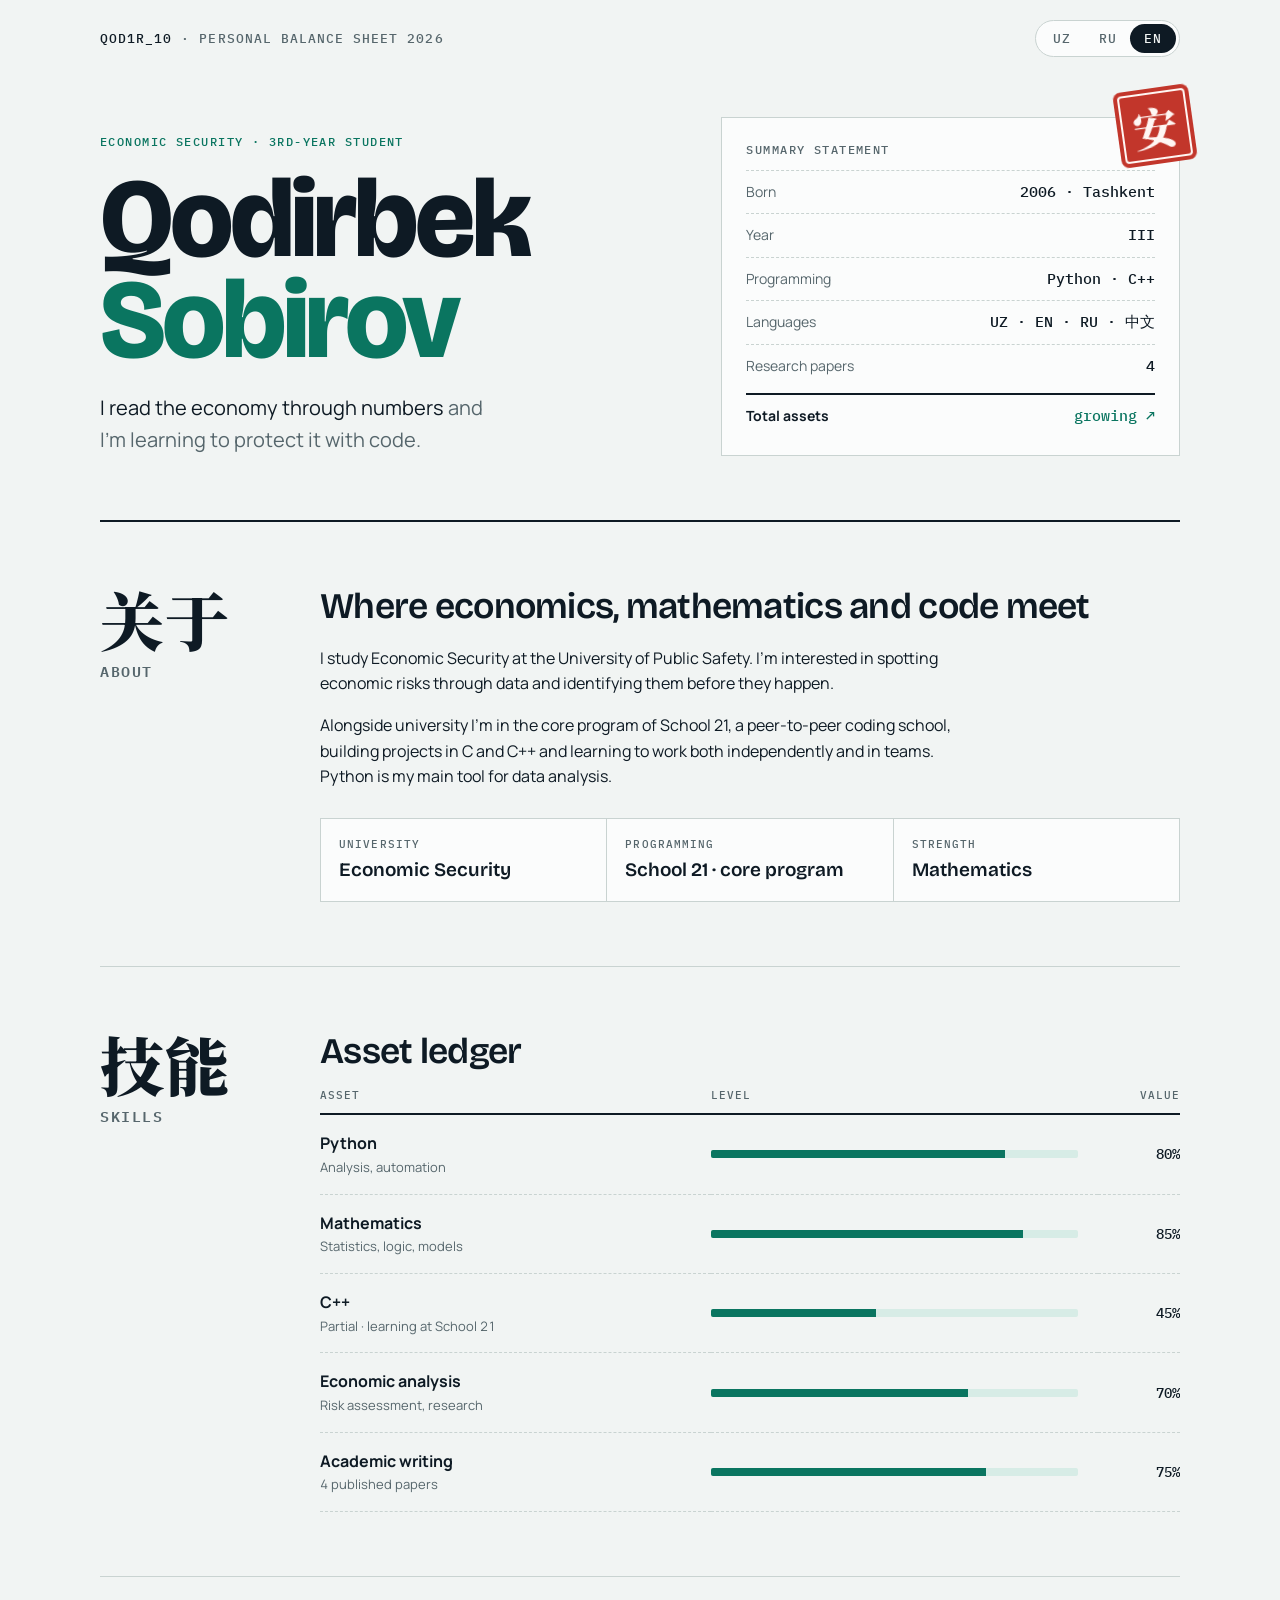
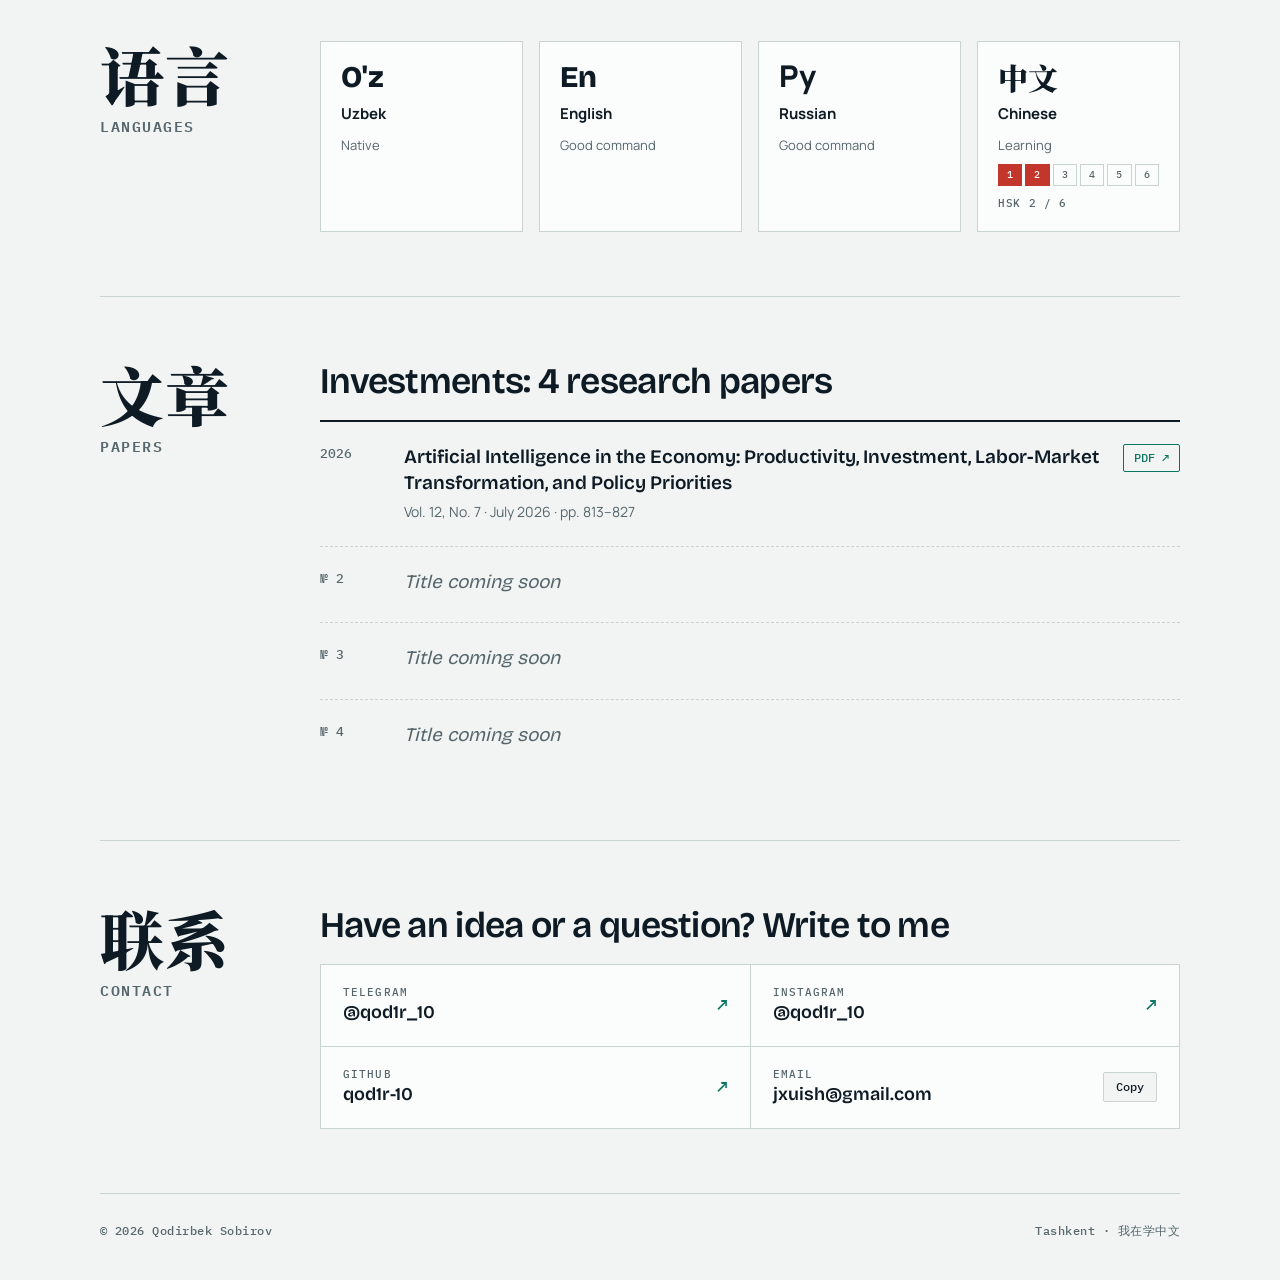
<file: index.html>
<!doctype html>
<html lang="uz">
<head>
<meta charset="utf-8">
<meta name="viewport" content="width=device-width, initial-scale=1, viewport-fit=cover">
<title>Qodirbek Sobirov</title>
<meta name="claude:viewport-fit-sides" content="cover">
<meta name="description" content="Qodirbek Sobirov — iqtisodiy xavfsizlik talabasi, Python, matematika, tillar.">
<link rel="preconnect" href="https://fonts.googleapis.com">
<link rel="preconnect" href="https://fonts.gstatic.com" crossorigin>
<link rel="stylesheet" href="https://fonts.googleapis.com/css2?family=Bricolage+Grotesque:opsz,wght@12..96,400;12..96,600;12..96,800&family=Manrope:wght@400;500;700&family=IBM+Plex+Mono:wght@400;500&display=swap">
<link rel="stylesheet" href="https://fonts.googleapis.com/css2?family=Noto+Serif+SC:wght@600;900&text=%E5%AE%89%E5%85%A8%E7%BB%8F%E6%B5%8E%E5%85%B3%E4%BA%8E%E6%8A%80%E8%83%BD%E8%AF%AD%E8%A8%80%E6%96%87%E7%AB%A0%E8%81%94%E7%B3%BB%E4%B8%AD%E6%88%91%E5%9C%A8%E5%AD%A6&display=swap">
<style>
/* Layout: a personal "balance sheet" — ledger rows and account totals, punctuated by Chinese section seals */
:root{
  --paper:#F1F4F3; --sheet:#FBFCFC; --ink:#0E1A24; --muted:#56666C; --rule:#C9D3D1;
  --jade:#0A7560; --jade-soft:#D7ECE6; --seal:#C2362B; --seal-ink:#FFF6F3;
  --f-display:"Bricolage Grotesque", "Manrope", system-ui, sans-serif;
  --f-body:"Manrope", system-ui, -apple-system, "Segoe UI", sans-serif;
  --f-mono:"IBM Plex Mono", ui-monospace, "SFMono-Regular", Menlo, monospace;
  --f-han:"Noto Serif SC", "Songti SC", "SimSun", serif;
}
@media (prefers-color-scheme: dark){:root:not([data-theme="light"]){
  --paper:#0B1317; --sheet:#111C21; --ink:#E4EBE9; --muted:#8C9D9F; --rule:#24353B;
  --jade:#46C7A3; --jade-soft:#123129; --seal:#E05447; --seal-ink:#1A0907; color-scheme:dark}}
:root[data-theme="dark"]{
  --paper:#0B1317; --sheet:#111C21; --ink:#E4EBE9; --muted:#8C9D9F; --rule:#24353B;
  --jade:#46C7A3; --jade-soft:#123129; --seal:#E05447; --seal-ink:#1A0907; color-scheme:dark}

*{box-sizing:border-box}
html,body{margin:0}
img{max-width:100%}
[hidden]{display:none!important}
body{background:var(--paper);color:var(--ink);font:400 16px/1.6 var(--f-body);
  padding-left:max(16px, env(safe-area-inset-left, 0px));padding-right:max(16px, env(safe-area-inset-right, 0px))}
a{color:var(--jade);text-underline-offset:3px}
a:focus-visible,button:focus-visible{outline:2px solid var(--jade);outline-offset:3px;border-radius:4px}
.wrap{max-width:1080px;margin:0 auto}

/* top bar */
.bar{display:flex;justify-content:space-between;align-items:center;gap:12px;padding-block:20px;flex-wrap:wrap}
.mark{font:500 13px/1 var(--f-mono);letter-spacing:.08em;text-transform:uppercase;color:var(--muted)}
.mark b{color:var(--ink);font-weight:500}
.langs{display:flex;border:1px solid var(--rule);border-radius:999px;padding:3px;background:var(--sheet)}
.langs button{font:500 13px/1 var(--f-mono);letter-spacing:.06em;border:0;background:none;color:var(--muted);
  padding:8px 14px;border-radius:999px;cursor:pointer}
.langs button[aria-pressed="true"]{background:var(--ink);color:var(--paper)}

/* hero */
.hero{display:grid;grid-template-columns:1.25fr 1fr;gap:48px;align-items:end;padding-block:40px 64px;border-bottom:2px solid var(--ink)}
.hero > *{min-width:0}
.eyebrow{font:500 12px/1.4 var(--f-mono);letter-spacing:.12em;text-transform:uppercase;color:var(--jade)}
h1{font:800 clamp(52px, 9vw, 112px)/.9 var(--f-display);letter-spacing:-.035em;margin:18px 0 22px;text-wrap:balance}
h1 .ln{display:block}
h1 .ln:last-child{color:var(--jade)}
.lede{font-size:clamp(17px, 2vw, 20px);max-width:34ch;color:var(--ink);margin:0}
.lede span{color:var(--muted)}

.statement{position:relative;background:var(--sheet);border:1px solid var(--rule);padding:26px 24px 18px}
.statement h2{font:500 12px/1 var(--f-mono);letter-spacing:.12em;text-transform:uppercase;color:var(--muted);margin:0 0 14px}
.row{display:grid;grid-template-columns:1fr auto;gap:16px;padding:10px 0;border-top:1px dashed var(--rule);align-items:baseline}
.row dt{color:var(--muted);font-size:14px}
.row dd{margin:0;font:500 15px/1.3 var(--f-mono);text-align:right;font-variant-numeric:tabular-nums}
.row.total{border-top:2px solid var(--ink);margin-top:6px}
.row.total dt{color:var(--ink);font-weight:700}
.row.total dd{color:var(--jade)}
.seal{position:absolute;top:-30px;right:-14px;width:76px;height:76px;background:var(--seal);color:var(--seal-ink);
  display:grid;place-items:center;font:900 44px/1 var(--f-han);border-radius:8px;transform:rotate(-8deg);
  box-shadow:inset 0 0 0 4px var(--seal),inset 0 0 0 6px var(--seal-ink);animation:stamp .7s cubic-bezier(.2,1.6,.4,1) .3s both}
@keyframes stamp{from{transform:rotate(-20deg) scale(1.6);opacity:.2}to{transform:rotate(-8deg) scale(1);opacity:1}}

/* sections */
section{display:grid;grid-template-columns:180px 1fr;gap:40px;padding-block:64px;border-bottom:1px solid var(--rule)}
section > *{min-width:0}
.sec-head{position:sticky;top:calc(env(safe-area-inset-top, 0px) + 24px);align-self:start}
.han{font:900 64px/1 var(--f-han);color:var(--ink);display:block;letter-spacing:.02em}
.sec-head h2{font:600 15px/1.3 var(--f-mono);letter-spacing:.1em;text-transform:uppercase;color:var(--muted);margin:12px 0 0}
h3{font:600 clamp(26px, 3.4vw, 36px)/1.15 var(--f-display);letter-spacing:-.02em;margin:0 0 18px;text-wrap:balance}
p{max-width:64ch}

.facts{display:grid;grid-template-columns:repeat(3, minmax(0, 1fr));gap:1px;background:var(--rule);border:1px solid var(--rule);margin-top:28px}
.fact{background:var(--sheet);padding:18px}
.fact small{display:block;font:500 11px/1.4 var(--f-mono);letter-spacing:.1em;text-transform:uppercase;color:var(--muted)}
.fact strong{display:block;font:600 19px/1.3 var(--f-display);margin-top:6px}

/* ledger table */
.ledger{width:100%;border-collapse:collapse;font-variant-numeric:tabular-nums}
.ledger th{font:500 11px/1 var(--f-mono);letter-spacing:.1em;text-transform:uppercase;color:var(--muted);text-align:left;padding:0 0 12px;border-bottom:2px solid var(--ink)}
.ledger th:last-child,.ledger td:last-child{text-align:right}
.ledger td{padding:16px 0;border-bottom:1px dashed var(--rule);vertical-align:middle}
.ledger td:first-child{font-weight:700;padding-right:16px}
.ledger td:first-child span{display:block;font-weight:400;font-size:13px;color:var(--muted)}
.meter{width:100%;min-width:90px;height:8px;background:var(--jade-soft);border-radius:2px;overflow:hidden}
.meter i{display:block;height:100%;background:var(--jade);width:var(--v);transform-origin:left;animation:grow 1s ease-out .2s both}
@keyframes grow{from{transform:scaleX(0)}to{transform:scaleX(1)}}
.ledger td:nth-child(2){width:45%;padding-right:20px}
.pct{font:500 14px/1 var(--f-mono)}

/* languages */
.langs-grid{display:grid;grid-template-columns:repeat(4, minmax(0, 1fr));gap:16px}
.lang{border:1px solid var(--rule);background:var(--sheet);padding:20px;display:flex;flex-direction:column;gap:10px}
.lang .glyph{font:800 30px/1 var(--f-display)}
.lang .glyph.zh{font-family:var(--f-han);font-weight:900}
.lang b{font-size:15px}
.lang small{color:var(--muted);font-size:13px;line-height:1.4}
.hsk{display:grid;grid-template-columns:repeat(6, 1fr);gap:3px;margin-top:auto}
.hsk i{height:22px;border:1px solid var(--rule);display:grid;place-items:center;font:500 10px/1 var(--f-mono);font-style:normal;color:var(--muted)}
.hsk i.on{background:var(--seal);border-color:var(--seal);color:var(--seal-ink)}
.hsk-cap{font:500 11px/1.3 var(--f-mono);letter-spacing:.06em;color:var(--muted)}

/* articles */
.articles{display:flex;flex-direction:column}
.art{display:grid;grid-template-columns:64px 1fr auto;gap:20px;padding:22px 0;border-top:1px dashed var(--rule);align-items:start}
.art:first-child{border-top:2px solid var(--ink)}
.art .no{font:500 13px/1.6 var(--f-mono);color:var(--muted)}
.art h4{font:600 19px/1.35 var(--f-display);margin:0 0 6px}
.art p{margin:0;color:var(--muted);font-size:14px}
.art .tag{font:500 12px/1 var(--f-mono);white-space:nowrap;padding:7px 10px;border:1px solid var(--jade);color:var(--jade);text-decoration:none;border-radius:2px}
.art.pending h4{color:var(--muted);font-weight:400;font-style:italic}

/* contact */
.contacts{display:grid;grid-template-columns:repeat(2, minmax(0, 1fr));gap:1px;background:var(--rule);border:1px solid var(--rule)}
.c{background:var(--sheet);padding:20px 22px;display:flex;justify-content:space-between;align-items:center;gap:14px;text-decoration:none;color:var(--ink);transition:background .2s}
a.c:hover{background:var(--jade-soft)}
.c small{display:block;font:500 11px/1.4 var(--f-mono);letter-spacing:.1em;text-transform:uppercase;color:var(--muted)}
.c strong{font:600 18px/1.3 var(--f-display);word-break:break-all}
.c .arr{font:500 18px/1 var(--f-mono);color:var(--jade)}
.copy{font:500 12px/1 var(--f-mono);border:1px solid var(--rule);background:var(--paper);color:var(--ink);padding:8px 12px;cursor:pointer;border-radius:2px;white-space:nowrap}
.copy:hover{border-color:var(--jade);color:var(--jade)}

footer{display:flex;justify-content:space-between;gap:12px;flex-wrap:wrap;padding-block:28px 40px;font:500 12px/1.5 var(--f-mono);color:var(--muted);letter-spacing:.04em}

@media (max-width:860px){
  .hero{grid-template-columns:1fr;gap:56px}
  section{grid-template-columns:1fr;gap:22px}
  .sec-head{position:static;display:flex;align-items:baseline;gap:16px}
  .han{font-size:44px}
  .sec-head h2{margin:0}
  .langs-grid{grid-template-columns:repeat(2, minmax(0, 1fr))}
}
@media (max-width:540px){
  .facts{grid-template-columns:1fr 1fr}
  .contacts{grid-template-columns:1fr}
  .art{grid-template-columns:1fr;gap:8px}
  .art .tag{justify-self:start}
  .ledger td:nth-child(2){width:38%}
  .seal{right:6px;width:64px;height:64px;font-size:36px}
}
@media (prefers-reduced-motion:reduce){*{animation:none!important;transition:none!important}}
</style>
</head>
<body>

<div class="wrap">
  <header class="bar">
    <div class="mark"><b>qod1r_10</b> · <span data-i="mark">Shaxsiy balans</span> 2026</div>
    <div class="langs" role="group" aria-label="Language">
      <button type="button" id="btn-uz" data-lang="uz" aria-pressed="true">UZ</button>
      <button type="button" id="btn-ru" data-lang="ru" aria-pressed="false">RU</button>
      <button type="button" id="btn-en" data-lang="en" aria-pressed="false">EN</button>
    </div>
  </header>

  <div class="hero">
    <div>
      <div class="eyebrow" data-i="eyebrow">Iqtisodiy xavfsizlik · 3-kurs talabasi</div>
      <h1><span class="ln">Qodirbek</span><span class="ln">Sobirov</span></h1>
      <p class="lede" data-i="lede">Iqtisodiyotni raqamlar bilan tushunaman, <span>uni kod bilan himoya qilishni o'rganyapman.</span></p>
    </div>
    <div class="statement" aria-label="Summary">
      <div class="seal" aria-hidden="true">安</div>
      <h2 data-i="st.title">Qisqa hisobot</h2>
      <dl style="margin:0">
        <div class="row"><dt data-i="st.born">Tug'ilgan</dt><dd data-i="st.bornv">2006 · Toshkent</dd></div>
        <div class="row"><dt data-i="st.course">Kurs</dt><dd>III</dd></div>
        <div class="row"><dt data-i="st.code">Dasturlash</dt><dd>Python · C++</dd></div>
        <div class="row"><dt data-i="st.langs">Tillar</dt><dd>UZ · EN · RU · 中文</dd></div>
        <div class="row"><dt data-i="st.pubs">Ilmiy maqolalar</dt><dd>4</dd></div>
        <div class="row total"><dt data-i="st.total">Jami aktiv</dt><dd data-i="st.totalv">o'sishda ↗</dd></div>
      </dl>
    </div>
  </div>

  <section id="about">
    <div class="sec-head"><span class="han" aria-hidden="true">关于</span><h2 data-i="s1">Men haqimda</h2></div>
    <div>
      <h3 data-i="about.h">Iqtisodiyot, matematika va kod kesishgan joyda</h3>
      <p data-i="about.p1">Men Jamoat xavfsizligi universitetida iqtisodiy xavfsizlik yo'nalishida tahsil olaman. Meni iqtisodiy jarayonlardagi xavflarni raqamlar orqali ko'rish va ularni oldindan aniqlash qiziqtiradi.</p>
      <p data-i="about.p2">Parallel ravishda School 21 dasturlash maktabining asosiy ta'lim bosqichida o'qiyapman: u yerda C va C++ da loyihalar qilib, mustaqil va jamoada ishlashni o'rganaman. Python esa ma'lumotlarni tahlil qilishdagi asosiy vositam.</p>
      <div class="facts">
        <div class="fact"><small data-i="f1">Universitet</small><strong data-i="f1v">Iqtisodiy xavfsizlik</strong></div>
        <div class="fact"><small data-i="f2">Dasturlash</small><strong data-i="f2v">School 21 · asosiy ta'lim</strong></div>
        <div class="fact"><small data-i="f3">Kuchli tomon</small><strong data-i="f3v">Matematika</strong></div>
      </div>
    </div>
  </section>

  <section id="skills">
    <div class="sec-head"><span class="han" aria-hidden="true">技能</span><h2 data-i="s2">Ko'nikmalar</h2></div>
    <div>
      <h3 data-i="skills.h">Aktivlar balansi</h3>
      <div style="overflow-x:auto">
        <table class="ledger">
          <thead><tr><th data-i="t.asset">Aktiv</th><th data-i="t.level">Daraja</th><th data-i="t.value">Qiymat</th></tr></thead>
          <tbody>
            <tr><td>Python<span data-i="sk.py">Tahlil, avtomatlashtirish</span></td><td><div class="meter"><i style="--v:80%"></i></div></td><td class="pct">80%</td></tr>
            <tr><td data-i-html="sk.mathrow">Matematika<span>Statistika, mantiq, modellar</span></td><td><div class="meter"><i style="--v:85%"></i></div></td><td class="pct">85%</td></tr>
            <tr><td>C++<span data-i="sk.cpp">Qisman · School 21 da o'rganyapman</span></td><td><div class="meter"><i style="--v:45%"></i></div></td><td class="pct">45%</td></tr>
            <tr><td data-i-html="sk.econrow">Iqtisodiy tahlil<span>Xavflarni baholash, tadqiqot</span></td><td><div class="meter"><i style="--v:70%"></i></div></td><td class="pct">70%</td></tr>
            <tr><td data-i-html="sk.writerow">Ilmiy yozish<span>4 ta nashr etilgan maqola</span></td><td><div class="meter"><i style="--v:75%"></i></div></td><td class="pct">75%</td></tr>
          </tbody>
        </table>
      </div>
    </div>
  </section>

  <section id="languages">
    <div class="sec-head"><span class="han" aria-hidden="true">语言</span><h2 data-i="s3">Tillar</h2></div>
    <div class="langs-grid">
      <div class="lang"><span class="glyph">O'z</span><b data-i="l.uz">O'zbek tili</b><small data-i="l.uzv">Ona tili</small></div>
      <div class="lang"><span class="glyph">En</span><b data-i="l.en">Ingliz tili</b><small data-i="l.good">Yaxshi daraja</small></div>
      <div class="lang"><span class="glyph">Ру</span><b data-i="l.ru">Rus tili</b><small data-i="l.good2">Yaxshi daraja</small></div>
      <div class="lang"><span class="glyph zh">中文</span><b data-i="l.zh">Xitoy tili</b><small data-i="l.zhv">O'rganyapman</small>
        <div class="hsk" aria-label="HSK 2 / 6"><i class="on">1</i><i class="on">2</i><i>3</i><i>4</i><i>5</i><i>6</i></div>
        <span class="hsk-cap">HSK 2 / 6</span>
      </div>
    </div>
  </section>

  <section id="articles">
    <div class="sec-head"><span class="han" aria-hidden="true">文章</span><h2 data-i="s4">Maqolalar</h2></div>
    <div>
      <h3 data-i="art.h">Investitsiyalar: 4 ta ilmiy maqola</h3>
      <div class="articles">
        <article class="art">
          <span class="no">2026</span>
          <div>
            <h4>Artificial Intelligence in the Economy: Productivity, Investment, Labor-Market Transformation, and Policy Priorities</h4>
            <p>Vol. 12, No. 7 · July 2026 · pp. 813–827</p>
          </div>
          <a class="tag" href="813-827%20(1).pdf" target="_blank" rel="noopener">PDF ↗</a>
        </article>
        <article class="art pending"><span class="no">№ 2</span><div><h4 data-i="art.soon">Maqola nomi tez orada qo'shiladi</h4></div><span></span></article>
        <article class="art pending"><span class="no">№ 3</span><div><h4 data-i="art.soon2">Maqola nomi tez orada qo'shiladi</h4></div><span></span></article>
        <article class="art pending"><span class="no">№ 4</span><div><h4 data-i="art.soon3">Maqola nomi tez orada qo'shiladi</h4></div><span></span></article>
      </div>
    </div>
  </section>

  <section id="contact">
    <div class="sec-head"><span class="han" aria-hidden="true">联系</span><h2 data-i="s5">Aloqa</h2></div>
    <div>
      <h3 data-i="c.h">Hamkorlik yoki savol bo'lsa, yozing</h3>
      <div class="contacts">
        <a class="c" href="https://t.me/qod1r_10" target="_blank" rel="noopener"><div><small>Telegram</small><strong>@qod1r_10</strong></div><span class="arr">↗</span></a>
        <a class="c" href="https://instagram.com/qod1r_10" target="_blank" rel="noopener"><div><small>Instagram</small><strong>@qod1r_10</strong></div><span class="arr">↗</span></a>
        <a class="c" href="https://github.com/qod1r-10" target="_blank" rel="noopener"><div><small>GitHub</small><strong>qod1r-10</strong></div><span class="arr">↗</span></a>
        <div class="c"><div><small>Email</small><strong id="email">jxuish@gmail.com</strong></div><button type="button" class="copy" id="copy-email" data-i="c.copy">Nusxalash</button></div>
      </div>
    </div>
  </section>

  <footer>
    <span>© 2026 Qodirbek Sobirov</span>
    <span data-i="foot">Toshkent · 我在学中文</span>
  </footer>
</div>

<script>
const T = {
  uz: {
    mark:"Shaxsiy balans", eyebrow:"Iqtisodiy xavfsizlik · 3-kurs talabasi",
    lede:"Iqtisodiyotni raqamlar bilan tushunaman, <span>uni kod bilan himoya qilishni o'rganyapman.</span>",
    "st.title":"Qisqa hisobot","st.born":"Tug'ilgan","st.bornv":"2006 · Toshkent","st.course":"Kurs","st.code":"Dasturlash","st.langs":"Tillar","st.pubs":"Ilmiy maqolalar","st.total":"Jami aktiv","st.totalv":"o'sishda ↗",
    s1:"Men haqimda","about.h":"Iqtisodiyot, matematika va kod kesishgan joyda",
    "about.p1":"Men Jamoat xavfsizligi universitetida iqtisodiy xavfsizlik yo'nalishida tahsil olaman. Meni iqtisodiy jarayonlardagi xavflarni raqamlar orqali ko'rish va ularni oldindan aniqlash qiziqtiradi.",
    "about.p2":"Parallel ravishda School 21 dasturlash maktabining asosiy ta'lim bosqichida o'qiyapman: u yerda C va C++ da loyihalar qilib, mustaqil va jamoada ishlashni o'rganaman. Python esa ma'lumotlarni tahlil qilishdagi asosiy vositam.",
    f1:"Universitet",f1v:"Iqtisodiy xavfsizlik",f2:"Dasturlash",f2v:"School 21 · asosiy ta'lim",f3:"Kuchli tomon",f3v:"Matematika",
    s2:"Ko'nikmalar","skills.h":"Aktivlar balansi","t.asset":"Aktiv","t.level":"Daraja","t.value":"Qiymat",
    "sk.py":"Tahlil, avtomatlashtirish","sk.mathrow":"Matematika<span>Statistika, mantiq, modellar</span>","sk.cpp":"Qisman · School 21 da o'rganyapman",
    "sk.econrow":"Iqtisodiy tahlil<span>Xavflarni baholash, tadqiqot</span>","sk.writerow":"Ilmiy yozish<span>4 ta nashr etilgan maqola</span>",
    s3:"Tillar","l.uz":"O'zbek tili","l.uzv":"Ona tili","l.en":"Ingliz tili","l.good":"Yaxshi daraja","l.ru":"Rus tili","l.good2":"Yaxshi daraja","l.zh":"Xitoy tili","l.zhv":"O'rganyapman",
    s4:"Maqolalar","art.h":"Investitsiyalar: 4 ta ilmiy maqola","art.soon":"Maqola nomi tez orada qo'shiladi","art.soon2":"Maqola nomi tez orada qo'shiladi","art.soon3":"Maqola nomi tez orada qo'shiladi",
    s5:"Aloqa","c.h":"Hamkorlik yoki savol bo'lsa, yozing","c.copy":"Nusxalash","c.copied":"Nusxalandi",foot:"Toshkent · 我在学中文"
  },
  ru: {
    mark:"Личный баланс", eyebrow:"Экономическая безопасность · студент 3 курса",
    lede:"Понимаю экономику через цифры, <span>учусь защищать её с помощью кода.</span>",
    "st.title":"Краткий отчёт","st.born":"Родился","st.bornv":"2006 · Ташкент","st.course":"Курс","st.code":"Программирование","st.langs":"Языки","st.pubs":"Научные статьи","st.total":"Итого активы","st.totalv":"в росте ↗",
    s1:"Обо мне","about.h":"На стыке экономики, математики и кода",
    "about.p1":"Я учусь в Университете общественной безопасности по направлению «Экономическая безопасность». Меня интересует, как увидеть экономические риски через данные и распознать их заранее.",
    "about.p2":"Параллельно прохожу основное обучение в школе программирования School 21: делаю проекты на C и C++ и учусь работать самостоятельно и в команде. Python — мой основной инструмент для анализа данных.",
    f1:"Университет",f1v:"Экономическая безопасность",f2:"Программирование",f2v:"School 21 · основное обучение",f3:"Сильная сторона",f3v:"Математика",
    s2:"Навыки","skills.h":"Баланс активов","t.asset":"Актив","t.level":"Уровень","t.value":"Оценка",
    "sk.py":"Анализ, автоматизация","sk.mathrow":"Математика<span>Статистика, логика, модели</span>","sk.cpp":"Частично · изучаю в School 21",
    "sk.econrow":"Экономический анализ<span>Оценка рисков, исследования</span>","sk.writerow":"Научное письмо<span>4 опубликованные статьи</span>",
    s3:"Языки","l.uz":"Узбекский","l.uzv":"Родной","l.en":"Английский","l.good":"Хороший уровень","l.ru":"Русский","l.good2":"Хороший уровень","l.zh":"Китайский","l.zhv":"Изучаю",
    s4:"Статьи","art.h":"Инвестиции: 4 научные статьи","art.soon":"Название статьи скоро появится","art.soon2":"Название статьи скоро появится","art.soon3":"Название статьи скоро появится",
    s5:"Контакты","c.h":"Есть идея или вопрос — напишите","c.copy":"Копировать","c.copied":"Скопировано",foot:"Ташкент · 我在学中文"
  },
  en: {
    mark:"Personal balance sheet", eyebrow:"Economic security · 3rd-year student",
    lede:"I read the economy through numbers <span>and I'm learning to protect it with code.</span>",
    "st.title":"Summary statement","st.born":"Born","st.bornv":"2006 · Tashkent","st.course":"Year","st.code":"Programming","st.langs":"Languages","st.pubs":"Research papers","st.total":"Total assets","st.totalv":"growing ↗",
    s1:"About","about.h":"Where economics, mathematics and code meet",
    "about.p1":"I study Economic Security at the University of Public Safety. I'm interested in spotting economic risks through data and identifying them before they happen.",
    "about.p2":"Alongside university I'm in the core program of School 21, a peer-to-peer coding school, building projects in C and C++ and learning to work both independently and in teams. Python is my main tool for data analysis.",
    f1:"University",f1v:"Economic Security",f2:"Programming",f2v:"School 21 · core program",f3:"Strength",f3v:"Mathematics",
    s2:"Skills","skills.h":"Asset ledger","t.asset":"Asset","t.level":"Level","t.value":"Value",
    "sk.py":"Analysis, automation","sk.mathrow":"Mathematics<span>Statistics, logic, models</span>","sk.cpp":"Partial · learning at School 21",
    "sk.econrow":"Economic analysis<span>Risk assessment, research</span>","sk.writerow":"Academic writing<span>4 published papers</span>",
    s3:"Languages","l.uz":"Uzbek","l.uzv":"Native","l.en":"English","l.good":"Good command","l.ru":"Russian","l.good2":"Good command","l.zh":"Chinese","l.zhv":"Learning",
    s4:"Papers","art.h":"Investments: 4 research papers","art.soon":"Title coming soon","art.soon2":"Title coming soon","art.soon3":"Title coming soon",
    s5:"Contact","c.h":"Have an idea or a question? Write to me","c.copy":"Copy","c.copied":"Copied",foot:"Tashkent · 我在学中文"
  }
};
let cur = "uz";
function setLang(l){
  if(!T[l]) l = "uz";
  cur = l;
  document.documentElement.lang = l;
  document.querySelectorAll("[data-i]").forEach(el => { const v = T[l][el.dataset.i]; if(v!=null) el.innerHTML = v; });
  document.querySelectorAll("[data-i-html]").forEach(el => { const v = T[l][el.dataset.iHtml]; if(v!=null) el.innerHTML = v; });
  document.querySelectorAll(".langs button").forEach(b => b.setAttribute("aria-pressed", b.dataset.lang===l));
  try{ localStorage.setItem("lang", l); }catch(e){}
}
document.querySelectorAll(".langs button").forEach(b => b.addEventListener("click", () => setLang(b.dataset.lang)));
let saved = null; try{ saved = localStorage.getItem("lang"); }catch(e){}
if(!saved){ const n = (navigator.language||"").slice(0,2); saved = n==="ru" ? "ru" : n==="en" ? "en" : "uz"; }
setLang(saved);

document.getElementById("copy-email").addEventListener("click", e => {
  const btn = e.currentTarget, txt = document.getElementById("email").textContent;
  const done = () => { btn.textContent = T[cur]["c.copied"]; setTimeout(() => btn.textContent = T[cur]["c.copy"], 1600); };
  const sel = () => { const r = document.createRange(); r.selectNodeContents(document.getElementById("email")); const s = getSelection(); s.removeAllRanges(); s.addRange(r); };
  try{ navigator.clipboard.writeText(txt).then(done, sel); }catch(err){ sel(); }
});
</script>
</body>
</html>
</file>
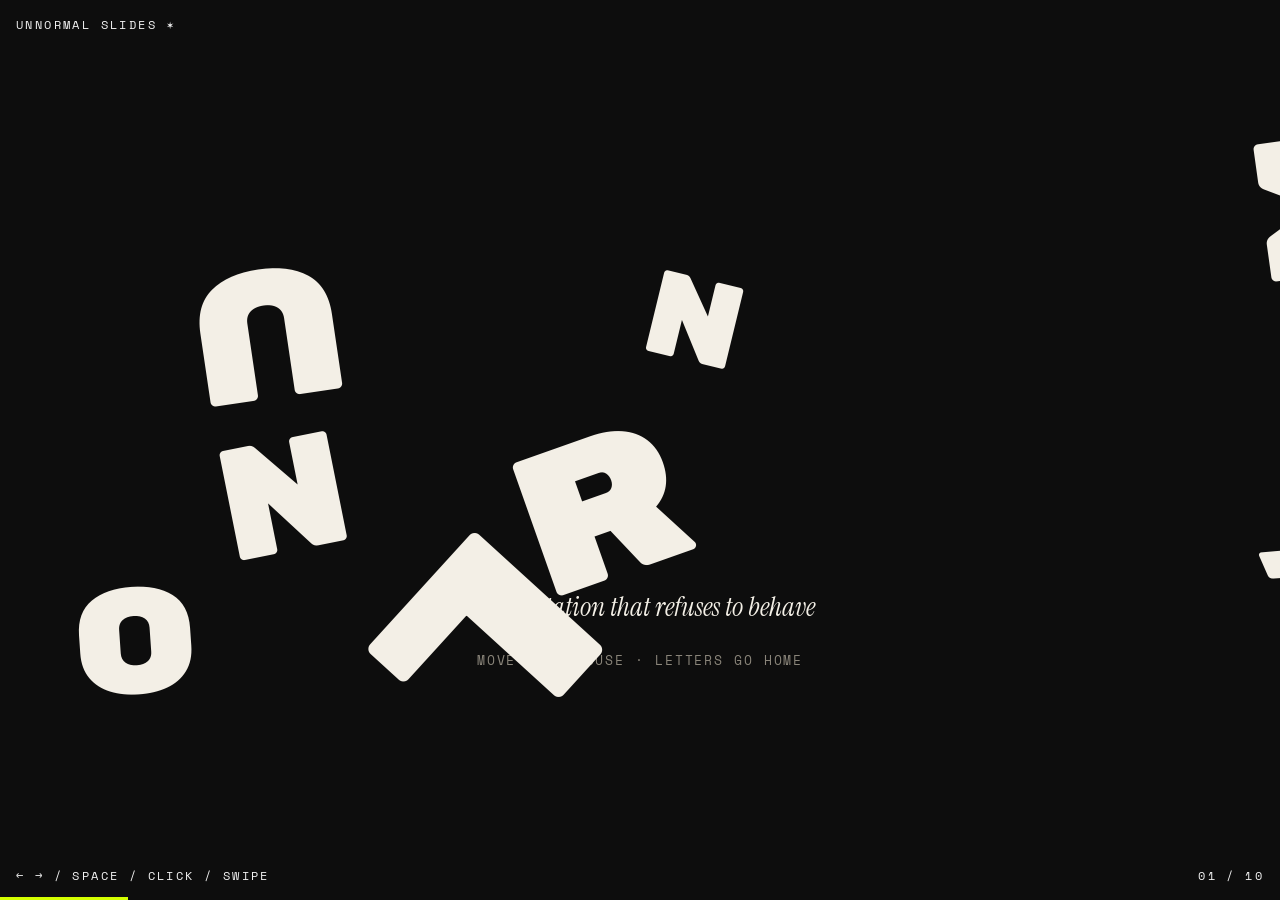
<file: unnormal-slides.html>
<!doctype html>
<html lang="en">
<head>
<meta charset="utf-8">
<meta name="viewport" content="width=device-width, initial-scale=1">
<title>Unnormal Slides</title>
<link rel="preconnect" href="https://fonts.googleapis.com">
<link href="https://fonts.googleapis.com/css2?family=Rubik+Mono+One&family=Space+Mono:wght@400;700&family=Instrument+Serif:ital@0;1&display=swap" rel="stylesheet">
<style>
  :root{
    --ink:#0d0d0d; --paper:#f3efe6; --acid:#d4ff00; --hot:#ff2e63; --blue:#2f3cff; --mute:#8a857a;
  }
  *{box-sizing:border-box;margin:0;padding:0}
  html,body{height:100%;overflow:hidden;background:var(--ink);color:var(--paper);
    font-family:'Space Mono',monospace;cursor:crosshair;user-select:none}
  .deck{position:fixed;inset:0;perspective:1400px}
  .slide{position:absolute;inset:0;display:flex;align-items:center;justify-content:center;
    flex-direction:column;padding:6vmin;visibility:hidden;opacity:0;overflow:hidden}
  .slide.on{visibility:visible;opacity:1}
  h1,h2{font-family:'Rubik Mono One',sans-serif;font-weight:400;line-height:.9;letter-spacing:-.02em}
  .serif{font-family:'Instrument Serif',serif;font-style:italic;letter-spacing:0}
  small,.note{color:var(--mute);font-size:clamp(11px,1.4vmin,15px);letter-spacing:.15em;text-transform:uppercase}

  /* HUD */
  .hud{position:fixed;z-index:50;font-size:12px;letter-spacing:.2em;text-transform:uppercase;mix-blend-mode:difference;color:#fff}
  .hud.tl{top:16px;left:16px}.hud.br{bottom:16px;right:16px;text-align:right}.hud.bl{bottom:16px;left:16px}
  .bar{position:fixed;left:0;bottom:0;height:3px;background:var(--acid);z-index:51;transition:width .6s cubic-bezier(.7,0,.2,1)}

  /* 1 — assemble */
  #s1{background:var(--ink)}
  #s1 h1{font-size:clamp(48px,14vw,220px);display:flex;flex-wrap:wrap;justify-content:center}
  #s1 h1 span{display:inline-block;transition:transform 1.1s cubic-bezier(.2,1.4,.3,1),color .3s}
  #s1 h1 span:hover{color:var(--acid)}
  #s1 p{margin-top:4vmin;font-size:clamp(18px,3vmin,30px)}

  /* 2 — gravity */
  #s2{background:var(--acid);color:var(--ink)}
  #s2 .drop{font-size:clamp(40px,11vw,170px);display:block}
  #s2 .drop.go{animation:fall 1.4s cubic-bezier(.3,0,.6,1) both}
  #s2 .drop:nth-child(2).go{animation-delay:.15s}
  #s2 .drop:nth-child(3).go{animation-delay:.3s}
  @keyframes fall{0%{transform:translateY(-120vh) rotate(-8deg)}55%{transform:translateY(0) rotate(3deg)}
    70%{transform:translateY(-8vh) rotate(-2deg)}85%{transform:translateY(0)}92%{transform:translateY(-2vh)}100%{transform:none}}
  #s2 .note{color:#333;margin-top:3vmin}

  /* 3 — upside down */
  #s3{background:var(--hot)}
  #s3 .flip{transform:rotate(180deg);text-align:center;transition:transform 1s cubic-bezier(.7,-0.4,.3,1.4)}
  #s3:hover .flip{transform:rotate(0)}
  #s3 h2{font-size:clamp(36px,8vw,120px)}
  #s3 p{font-size:clamp(16px,2.6vmin,26px);margin-top:3vmin}

  /* 4 — shy text */
  #s4{background:var(--paper);color:var(--ink)}
  #s4 .shy{position:absolute;font-family:'Rubik Mono One';font-size:clamp(18px,3.2vmin,36px);
    transition:transform .25s ease-out;white-space:nowrap}
  #s4 .center{text-align:center;z-index:2;pointer-events:none}
  #s4 .center h2{font-size:clamp(28px,6vw,90px)}

  /* 5 — terminal */
  #s5{background:#050505;align-items:flex-start;justify-content:flex-start}
  #s5 pre{font-family:'Space Mono';font-size:clamp(14px,2.4vmin,24px);line-height:1.6;color:#7CFF6B;white-space:pre-wrap;max-width:1100px}
  #s5 .cur{display:inline-block;width:.6em;height:1.1em;background:#7CFF6B;vertical-align:text-bottom;animation:blink 1s steps(1) infinite}
  @keyframes blink{50%{opacity:0}}

  /* 6 — cube */
  #s6{background:radial-gradient(circle at 50% 40%,#22224a,#060610)}
  .scene{width:min(46vmin,360px);height:min(46vmin,360px);transform-style:preserve-3d;animation:spin 14s linear infinite}
  #s6:hover .scene{animation-duration:3s}
  .face{position:absolute;inset:0;display:flex;align-items:center;justify-content:center;text-align:center;
    font-family:'Rubik Mono One';font-size:min(5vmin,40px);border:2px solid currentColor;backface-visibility:visible;padding:8px}
  .f1{background:rgba(212,255,0,.9);color:var(--ink);transform:translateZ(calc(min(46vmin,360px)/2))}
  .f2{background:rgba(255,46,99,.9);transform:rotateY(90deg) translateZ(calc(min(46vmin,360px)/2))}
  .f3{background:rgba(47,60,255,.9);transform:rotateY(180deg) translateZ(calc(min(46vmin,360px)/2))}
  .f4{background:rgba(243,239,230,.95);color:var(--ink);transform:rotateY(-90deg) translateZ(calc(min(46vmin,360px)/2))}
  .f5{background:rgba(13,13,13,.95);transform:rotateX(90deg) translateZ(calc(min(46vmin,360px)/2))}
  .f6{background:rgba(13,13,13,.95);transform:rotateX(-90deg) translateZ(calc(min(46vmin,360px)/2))}
  @keyframes spin{from{transform:rotateX(-20deg) rotateY(0)}to{transform:rotateX(-20deg) rotateY(360deg)}}
  #s6 .note{margin-top:9vmin}

  /* 7 — flashlight */
  #s7{background:#000;cursor:none}
  #s7 .hidden{text-align:center;color:var(--paper)}
  #s7 .hidden h2{font-size:clamp(30px,7vw,110px)}
  #s7 .hidden p{font-size:clamp(16px,3vmin,30px);margin-top:2vmin}
  #s7 .dark{position:absolute;inset:0;pointer-events:none;
    background:radial-gradient(circle var(--r,110px) at var(--x,50%) var(--y,50%),transparent 0,transparent 60%,#000 100%)}
  #s7 .hint{position:absolute;bottom:8vmin;z-index:3}

  /* 8 — the button */
  #s8{background:var(--blue)}
  #s8 h2{font-size:clamp(28px,6vw,92px);text-align:center}
  #s8 button{position:absolute;font:700 18px 'Space Mono';padding:16px 26px;border:0;background:var(--acid);color:var(--ink);
    cursor:pointer;transition:left .18s ease-out,top .18s ease-out;box-shadow:6px 6px 0 var(--ink)}
  #s8 .counter{position:absolute;top:14vmin;font-size:14px;letter-spacing:.2em}

  /* 9 — grid of tiny slides */
  #s9{background:var(--paper);color:var(--ink)}
  #s9 .grid{display:grid;grid-template-columns:repeat(var(--c,12),1fr);gap:4px;width:min(90vw,1100px)}
  #s9 .grid i{aspect-ratio:16/9;background:var(--ink);transition:transform .4s, background .4s}
  #s9 .grid i:hover{transform:scale(2.2) rotate(8deg);background:var(--hot);z-index:2}
  #s9 h2{font-size:clamp(24px,5vw,72px);margin-bottom:4vmin;text-align:center}

  /* 10 — end */
  #s10{background:var(--ink)}
  #s10 h1{font-size:clamp(60px,20vw,320px);color:transparent;-webkit-text-stroke:2px var(--paper)}
  #s10 h1 .q{color:var(--hot);-webkit-text-stroke:0}
  #s10 p{font-size:clamp(16px,3vmin,30px)}
  canvas#confetti{position:absolute;inset:0;pointer-events:none}

  /* transitions — each slide enters differently */
  .in-zoom{animation:inZoom .9s cubic-bezier(.7,0,.2,1) both}
  .in-drop{animation:inDrop .8s cubic-bezier(.6,1.6,.4,1) both}
  .in-spin{animation:inSpin 1s cubic-bezier(.7,0,.2,1) both}
  .in-flipx{animation:inFlipX .9s cubic-bezier(.7,0,.2,1) both;transform-origin:top}
  .in-slice{animation:inSlice .9s steps(8) both}
  .in-skew{animation:inSkew .7s cubic-bezier(.7,0,.2,1) both}
  .in-iris{animation:inIris 1s cubic-bezier(.7,0,.2,1) both}
  @keyframes inZoom{from{transform:scale(8);opacity:0;filter:blur(20px)}to{transform:none;opacity:1}}
  @keyframes inDrop{from{transform:translateY(-100%)}to{transform:none}}
  @keyframes inSpin{from{transform:rotate(-540deg) scale(0)}to{transform:none}}
  @keyframes inFlipX{from{transform:rotateX(-100deg)}to{transform:none}}
  @keyframes inSlice{from{clip-path:inset(0 100% 0 0)}to{clip-path:inset(0 0 0 0)}}
  @keyframes inSkew{from{transform:translateX(110%) skewX(-30deg)}to{transform:none}}
  @keyframes inIris{from{clip-path:circle(0% at var(--ox,50%) var(--oy,50%))}to{clip-path:circle(150% at var(--ox,50%) var(--oy,50%))}}
  .glitch{animation:glitch .35s steps(2) 1}
  @keyframes glitch{0%{transform:translate(4px,-3px);filter:hue-rotate(90deg)}50%{transform:translate(-5px,2px) skewX(6deg)}100%{transform:none}}

  @media (prefers-reduced-motion:reduce){*{animation-duration:.01ms!important;transition-duration:.01ms!important}}
</style>
</head>
<body>
<div class="hud tl">Unnormal&nbsp;Slides ✶</div>
<div class="hud bl">← → / space / click / swipe</div>
<div class="hud br" id="count">01 / 10</div>
<div class="bar" id="bar"></div>

<main class="deck" id="deck">

  <section class="slide" id="s1" data-in="in-zoom">
    <h1 id="scatter">UNNORMAL</h1>
    <p class="serif">a presentation that refuses to behave</p>
    <small style="margin-top:3vmin">move your mouse · letters go home</small>
  </section>

  <section class="slide" id="s2" data-in="in-drop">
    <div style="text-align:center">
      <h1 class="drop">GRAVITY</h1>
      <h1 class="drop">IS A</h1>
      <h1 class="drop serif" style="font-size:clamp(50px,13vw,200px)">design tool</h1>
    </div>
    <p class="note">click to drop it again</p>
  </section>

  <section class="slide" id="s3" data-in="in-spin">
    <div class="flip">
      <h2>WRONG WAY UP</h2>
      <p class="serif">Hover to fix it. Or tilt your head. Both are valid.</p>
    </div>
  </section>

  <section class="slide" id="s4" data-in="in-flipx">
    <div class="center">
      <h2>CATCH A WORD</h2>
      <small>they are shy</small>
    </div>
  </section>

  <section class="slide" id="s5" data-in="in-slice">
    <pre id="term"></pre>
  </section>

  <section class="slide" id="s6" data-in="in-skew">
    <div class="scene">
      <div class="face f1">SIX<br>SIDES</div>
      <div class="face f2">ONE<br>SLIDE</div>
      <div class="face f3">ZERO<br>BULLETS</div>
      <div class="face f4">HOVER<br>= FAST</div>
      <div class="face f5">✶</div>
      <div class="face f6">✶</div>
    </div>
    <p class="note">a slide is a box. so make it one.</p>
  </section>

  <section class="slide" id="s7" data-in="in-iris">
    <div class="hidden">
      <h2>THE SECRET:</h2>
      <p class="serif">attention is the only slide transition that matters.</p>
    </div>
    <div class="dark" id="dark"></div>
    <small class="hint">you are the flashlight</small>
  </section>

  <section class="slide" id="s8" data-in="in-zoom">
    <span class="counter" id="tries">ATTEMPTS: 0</span>
    <h2>PRESS THE BUTTON<br><span class="serif">to continue</span></h2>
    <button id="runner">NEXT →</button>
  </section>

  <section class="slide" id="s9" data-in="in-flipx">
    <h2>EVERY DECK YOU'VE<br>EVER SAT THROUGH</h2>
    <div class="grid" id="grid"></div>
    <small style="margin-top:3vmin">(hover to remember one)</small>
  </section>

  <section class="slide" id="s10" data-in="in-spin">
    <canvas id="confetti"></canvas>
    <h1>END<span class="q">?</span></h1>
    <p class="serif">press → to go back to the start, backwards in spirit.</p>
  </section>

</main>

<script>
(() => {
  const slides = [...document.querySelectorAll('.slide')];
  const count = document.getElementById('count');
  const bar = document.getElementById('bar');
  let cur = 0, mx = innerWidth/2, my = innerHeight/2, lock = false;

  /* ---------- navigation ---------- */
  function go(n, origin){
    n = (n + slides.length) % slides.length;
    if (n === cur && slides[cur].classList.contains('on')) return;
    if (lock) return; lock = true; setTimeout(()=>lock=false, 450);
    const prev = slides[cur], next = slides[n];
    prev.classList.remove('on'); prev.style.zIndex = 1;
    next.className = 'slide on';
    if (origin){ next.style.setProperty('--ox', origin[0]+'px'); next.style.setProperty('--oy', origin[1]+'px'); }
    next.style.zIndex = 2;
    void next.offsetWidth; next.classList.add(next.dataset.in);
    cur = n;
    count.textContent = String(n+1).padStart(2,'0') + ' / ' + String(slides.length).padStart(2,'0');
    count.classList.remove('glitch'); void count.offsetWidth; count.classList.add('glitch');
    bar.style.width = ((n+1)/slides.length*100) + '%';
    enter[next.id] && enter[next.id]();
    history.replaceState(null,'','#'+(n+1));
  }
  addEventListener('keydown', e => {
    if (['ArrowRight','PageDown',' ','Enter'].includes(e.key)){ e.preventDefault(); go(cur+1,[mx,my]); }
    if (['ArrowLeft','PageUp','Backspace'].includes(e.key)){ e.preventDefault(); go(cur-1,[mx,my]); }
  });
  addEventListener('mousemove', e => { mx = e.clientX; my = e.clientY; move[slides[cur].id] && move[slides[cur].id](e); });
  // click advances, except where a slide wants clicks for itself
  addEventListener('click', e => {
    const id = slides[cur].id;
    if (id === 's2'){ dropAgain(); return; }
    if (id === 's8' || id === 's4') return;
    go(cur+1,[e.clientX,e.clientY]);
  });
  let tx = null;
  addEventListener('touchstart', e => { tx = e.touches[0].clientX; mx = tx; my = e.touches[0].clientY; }, {passive:true});
  addEventListener('touchend', e => {
    if (tx === null) return; const dx = e.changedTouches[0].clientX - tx;
    if (Math.abs(dx) > 50) go(cur + (dx < 0 ? 1 : -1)); tx = null;
  });

  const enter = {}, move = {};

  /* ---------- s1: scattered letters ---------- */
  const sc = document.getElementById('scatter');
  sc.innerHTML = [...sc.textContent].map(c => `<span>${c}</span>`).join('');
  const letters = [...sc.children];
  function scatter(){ letters.forEach(l => {
    l.style.transform = `translate(${(Math.random()-.5)*innerWidth*.8}px,${(Math.random()-.5)*innerHeight*.8}px) rotate(${(Math.random()-.5)*720}deg) scale(${.4+Math.random()*1.4})`;
  }); }
  enter.s1 = () => { scatter(); setTimeout(()=>{ if(cur===0) letters.forEach(l=>l.style.transform=''); }, 2600); };
  move.s1 = () => { letters.forEach((l,i) => setTimeout(()=>l.style.transform='', i*40)); };

  /* ---------- s2: gravity ---------- */
  const drops = [...document.querySelectorAll('#s2 .drop')];
  function dropAgain(){ drops.forEach(d => { d.classList.remove('go'); void d.offsetWidth; d.classList.add('go'); }); }
  enter.s2 = dropAgain;

  /* ---------- s4: shy words ---------- */
  const s4 = document.getElementById('s4');
  const words = ['synergy','leverage','pivot','agenda','KPI','roadmap','Q4','bandwidth','circle back','deep dive','alignment','takeaway','deliverable','north star','ping me','low-hanging fruit'];
  const shy = words.map(w => { const el = document.createElement('span'); el.className='shy'; el.textContent=w; s4.appendChild(el);
    el.dataset.x = 8 + Math.random()*80; el.dataset.y = Math.random()<.5 ? 8 + Math.random()*26 : 64 + Math.random()*24;
    el.style.left = el.dataset.x+'%'; el.style.top = el.dataset.y+'%';
    el.style.color = ['#0d0d0d','#ff2e63','#2f3cff'][Math.floor(Math.random()*3)];
    el.addEventListener('click', ev => { ev.stopPropagation(); el.style.transform='scale(3) rotate(20deg)'; el.style.opacity='0'; el.style.transition='all .5s'; });
    return el; });
  move.s4 = e => shy.forEach(el => {
    const r = el.getBoundingClientRect(), cx = r.left + r.width/2, cy = r.top + r.height/2;
    const dx = cx - e.clientX, dy = cy - e.clientY, d = Math.hypot(dx,dy);
    if (el.style.opacity === '0') return;
    if (d < 160){ const f = (160-d)/160*140; el.style.transform = `translate(${dx/d*f}px,${dy/d*f}px) rotate(${dx/d*20}deg)`; }
    else el.style.transform = '';
  });
  enter.s4 = () => shy.forEach(el => { el.style.opacity=''; el.style.transform=''; el.style.transition=''; });

  /* ---------- s5: self-typing terminal ---------- */
  const term = document.getElementById('term');
  const script = [
    '$ open presentation.pptx',
    '> loading 47 bullet points...',
    '> applying corporate template #3...',
    '> ERROR: audience fell asleep (code 418)',
    '',
    '$ rm -rf bullet_points/',
    '> done. 47 files deleted. nobody noticed.',
    '',
    '$ ./present --weird --honest',
    '> rule 1: one idea per slide',
    '> rule 2: make them feel it before they read it',
    '> rule 3: break rule 1 when it\'s funnier',
    '$ '
  ].join('\n');
  let typer;
  enter.s5 = () => { clearInterval(typer); let i = 0; term.innerHTML = '<span class="cur"></span>';
    typer = setInterval(() => { if (cur !== 4){ clearInterval(typer); return; }
      i += (script[i] === '\n') ? 1 : 1 + (Math.random() < .3);
      term.innerHTML = script.slice(0,i).replace(/</g,'&lt;').replace(/(ERROR[^\n]*)/,'<span style="color:#ff2e63">$1</span>') + '<span class="cur"></span>';
      if (i >= script.length) clearInterval(typer);
    }, 28); };

  /* ---------- s7: flashlight ---------- */
  const dark = document.getElementById('dark');
  move.s7 = e => { dark.style.setProperty('--x', e.clientX+'px'); dark.style.setProperty('--y', e.clientY+'px'); };
  enter.s7 = () => { dark.style.setProperty('--x', mx+'px'); dark.style.setProperty('--y', my+'px'); };
  addEventListener('touchmove', e => { if (slides[cur].id==='s7'){ const t=e.touches[0]; move.s7(t); } }, {passive:true});

  /* ---------- s8: the escaping button ---------- */
  const runner = document.getElementById('runner'), tries = document.getElementById('tries');
  let attempts = 0;
  function place(){ runner.style.left = (innerWidth/2 - 70)+'px'; runner.style.top = (innerHeight*.68)+'px'; }
  enter.s8 = () => { attempts = 0; tries.textContent = 'ATTEMPTS: 0'; place(); runner.textContent='NEXT →'; };
  function flee(){
    if (attempts >= 7) return;
    attempts++; tries.textContent = 'ATTEMPTS: ' + attempts;
    const w = runner.offsetWidth, h = runner.offsetHeight;
    runner.style.left = (20 + Math.random()*(innerWidth - w - 40))+'px';
    runner.style.top = (80 + Math.random()*(innerHeight - h - 160))+'px';
    if (attempts === 7){ runner.textContent = 'ok fine, you win →'; }
  }
  runner.addEventListener('mouseenter', flee);
  runner.addEventListener('click', e => { e.stopPropagation(); if (attempts >= 7 || matchMedia('(hover:none)').matches) go(cur+1,[e.clientX,e.clientY]); else flee(); });

  /* ---------- s9: grid ---------- */
  const grid = document.getElementById('grid');
  grid.innerHTML = '<i></i>'.repeat(72);
  const setCols = () => grid.style.setProperty('--c', innerWidth < 600 ? 8 : 12);
  setCols(); addEventListener('resize', setCols);

  /* ---------- s10: confetti ---------- */
  const cv = document.getElementById('confetti'), cx = cv.getContext('2d');
  let parts = [], raf;
  enter.s10 = () => {
    cv.width = innerWidth; cv.height = innerHeight;
    parts = Array.from({length:180}, () => ({ x: innerWidth/2, y: innerHeight/2,
      vx:(Math.random()-.5)*18, vy:(Math.random()-1)*18, r:Math.random()*Math.PI, vr:(Math.random()-.5)*.4,
      s:6+Math.random()*10, c:['#d4ff00','#ff2e63','#2f3cff','#f3efe6'][Math.floor(Math.random()*4)] }));
    cancelAnimationFrame(raf);
    (function tick(){ cx.clearRect(0,0,cv.width,cv.height);
      parts.forEach(p => { p.vy += .35; p.vx *= .99; p.x += p.vx; p.y += p.vy; p.r += p.vr;
        cx.save(); cx.translate(p.x,p.y); cx.rotate(p.r); cx.fillStyle=p.c; cx.fillRect(-p.s/2,-p.s/4,p.s,p.s/2); cx.restore(); });
      parts = parts.filter(p => p.y < cv.height + 40);
      if (parts.length && cur === slides.length-1) raf = requestAnimationFrame(tick);
    })();
  };

  /* ---------- start ---------- */
  const start = Math.min(Math.max(parseInt(location.hash.slice(1)) - 1 || 0, 0), slides.length-1);
  cur = start === 0 ? 1 : 0; // force a real transition into the start slide
  slides[cur].classList.add('on');
  lock = false; go(start);
})();
</script>
</body>
</html>
</file>
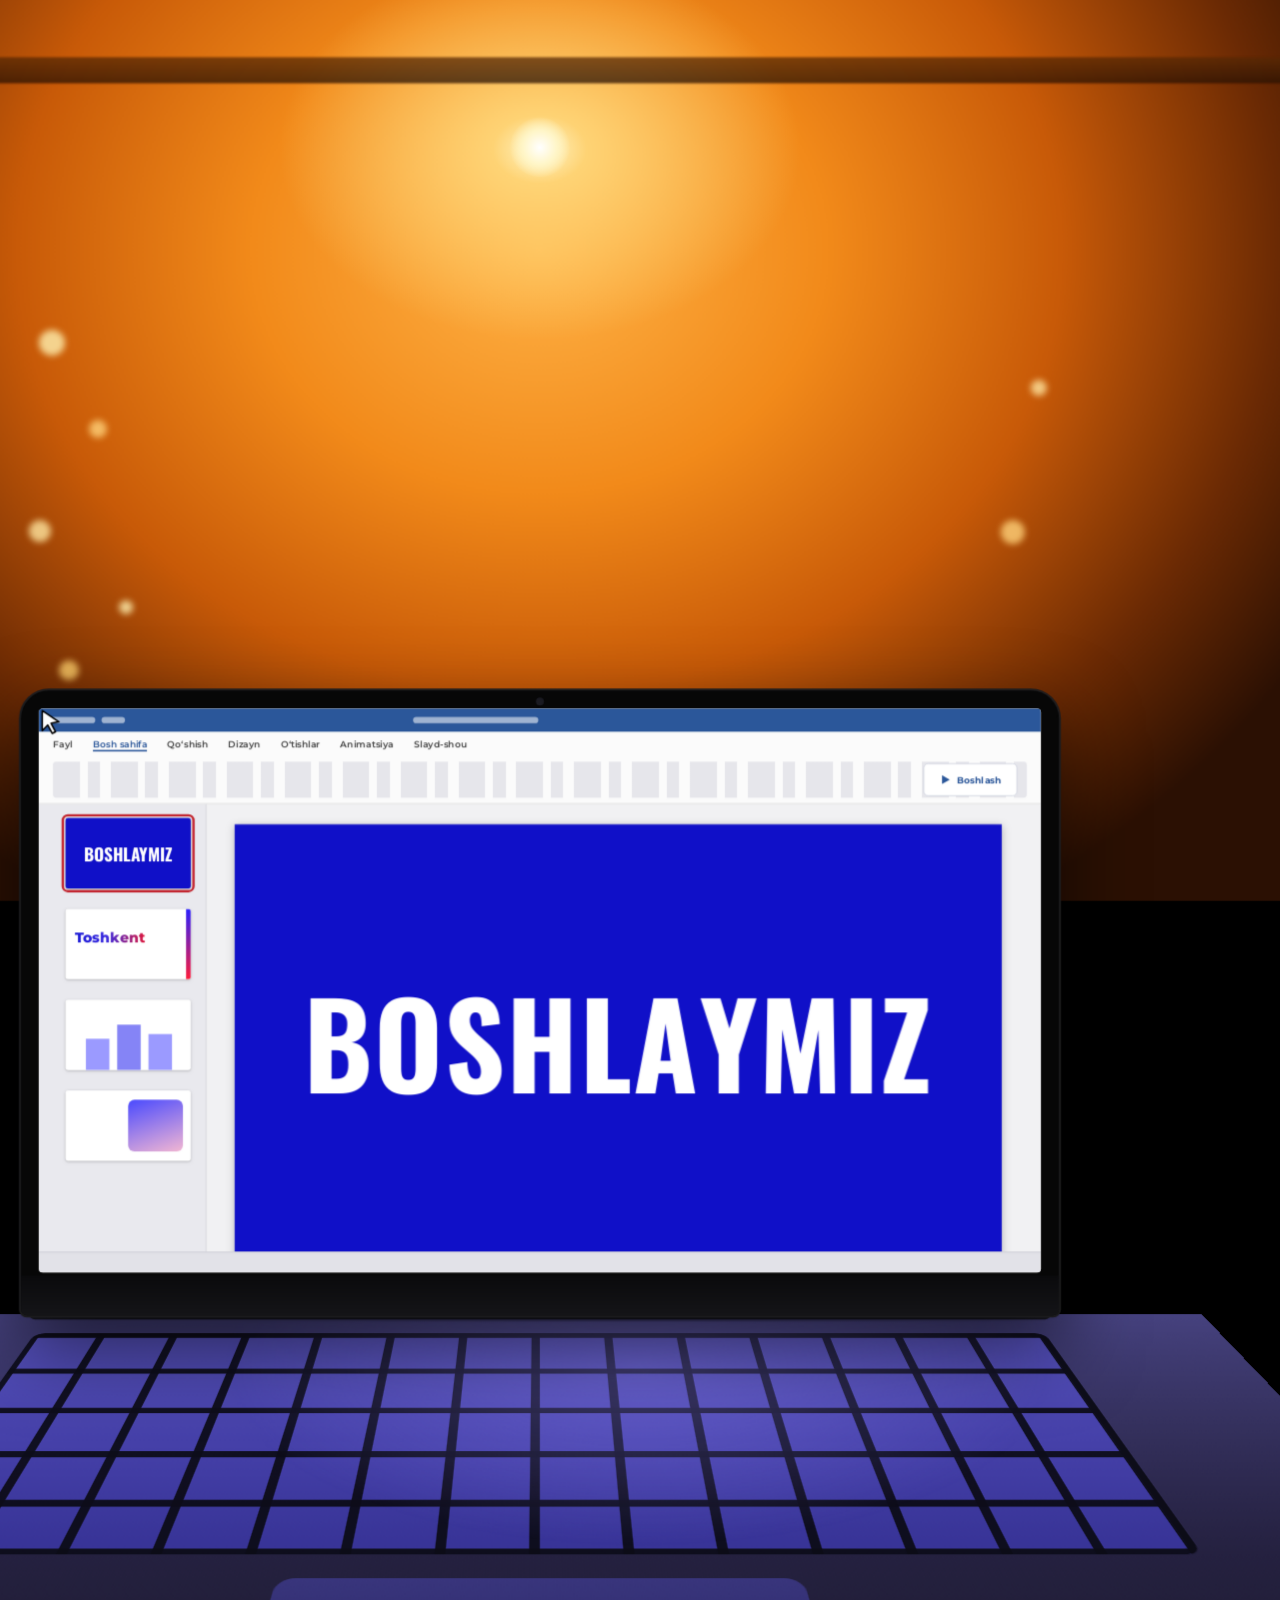
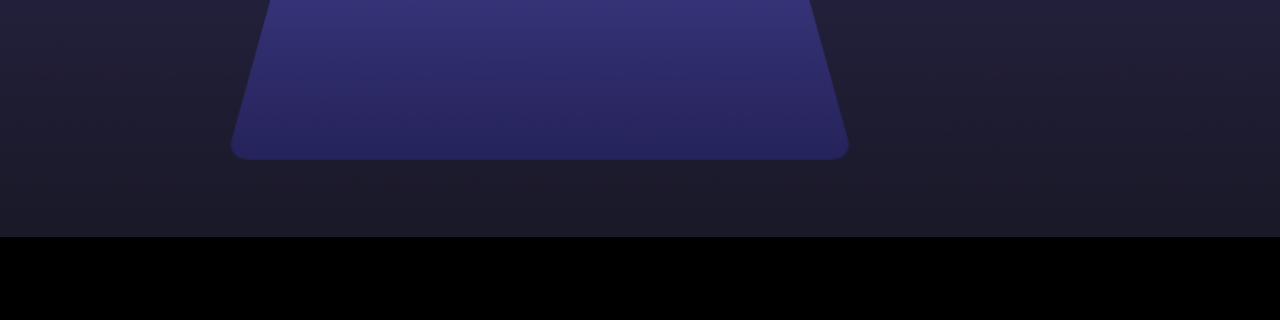
<file: toshkent-video/toshkent.html>
<!doctype html>
<html lang="uz">
<head>
<meta charset="utf-8">
<meta name="viewport" content="width=1080">
<title>Toshkent Video</title>
<link href="https://fonts.googleapis.com/css2?family=Montserrat:wght@500;600;700;800;900&family=Oswald:wght@600;700&display=swap" rel="stylesheet">
<style>
  *{box-sizing:border-box;margin:0;padding:0}
  html,body{width:1080px;height:1920px;overflow:hidden;background:#000;font-family:'Montserrat',sans-serif}
  .world{position:absolute;inset:0;transform-origin:50% 52%}

  /* ---------- room ---------- */
  .wall{position:absolute;inset:0;
    background:
      radial-gradient(ellipse 260px 190px at 540px 150px, rgba(255,246,200,1) 0, rgba(255,214,120,.95) 18%, rgba(255,160,40,.0) 100%),
      radial-gradient(ellipse 900px 760px at 540px 250px, #ffb347 0, #f28a1a 32%, #c85a08 58%, #6b2a04 82%, #2b1003 100%);}
  .shelf{position:absolute;left:-40px;right:-40px;top:58px;height:26px;background:linear-gradient(#5a2a06,#2a1203);filter:blur(1px);opacity:.75}
  .bulb{position:absolute;left:510px;top:118px;width:60px;height:60px;border-radius:50%;
    background:radial-gradient(circle,#fff 0,#fff6c8 40%,rgba(255,220,130,0) 72%)}
  .bokeh{position:absolute;border-radius:50%;filter:blur(3px)}
  .desk{position:absolute;left:0;right:0;top:1560px;bottom:0;background:linear-gradient(#3a2a6e,#1b1236 45%,#0d0920)}

  /* ---------- laptop ---------- */
  .lid{position:absolute;left:22px;top:690px;width:1036px;height:624px;background:#070707;border-radius:28px 28px 6px 6px;
    box-shadow:0 0 0 2px #1d1d1f, 0 30px 80px rgba(0,0,0,.6)}
  .cam{position:absolute;left:50%;top:7px;width:8px;height:8px;margin-left:-4px;border-radius:50%;background:#1b1b22}
  .display{position:absolute;left:18px;top:18px;width:1000px;height:562.5px;overflow:hidden;background:#fff;border-radius:4px}
  .stage{position:absolute;left:0;top:0;width:1280px;height:720px;transform:scale(.78125);transform-origin:0 0;overflow:hidden}
  .chin{position:absolute;left:0;right:0;bottom:0;height:40px;border-radius:0 0 6px 6px;background:linear-gradient(#0b0b0d,#151518)}
  .base{position:absolute;left:-120px;width:1320px;top:1312px;height:560px;transform:perspective(1100px) rotateX(58deg);transform-origin:50% 0;
    border-radius:0 0 40px 40px;
    background:
      linear-gradient(rgba(120,110,255,.35),rgba(60,40,160,.15) 60%,rgba(0,0,0,0)),
      linear-gradient(#2b2a3a,#1a1928)}
  .keys{position:absolute;left:170px;right:170px;top:36px;height:300px;border-radius:10px;
    background:
      repeating-linear-gradient(90deg, transparent 0 62px, rgba(10,10,20,.95) 62px 70px),
      repeating-linear-gradient(0deg, transparent 0 52px, rgba(10,10,20,.95) 52px 60px),
      linear-gradient(#5b56c8,#3a35a0);
    box-shadow:inset 0 0 0 6px rgba(10,10,20,.95); opacity:.9}
  .pad{position:absolute;left:50%;top:360px;width:380px;height:150px;margin-left:-190px;border-radius:14px;
    background:linear-gradient(#4a46b0,#2d2a80);opacity:.55}
  .hinge{position:absolute;left:30px;width:1020px;top:1306px;height:12px;border-radius:6px;background:linear-gradient(#3a3a48,#16161e)}
  .reflect{position:absolute;left:-40px;right:-40px;top:1320px;height:420px;
    background:radial-gradient(ellipse 600px 260px at 50% 10%,rgba(150,140,255,.35),rgba(0,0,0,0) 70%);pointer-events:none}

  /* ---------- slides ---------- */
  .scene{position:absolute;inset:0;opacity:0;overflow:hidden}
  .gtext{background:linear-gradient(90deg,#1717d6 0%,#3b2be0 45%,#e0193d 100%);-webkit-background-clip:text;background-clip:text;color:transparent}
  .frameband{position:absolute;right:0;top:0;bottom:0;width:38px;background:linear-gradient(#2a20ff,#9b17c8 45%,#ff1c3a)}
  .topband{position:absolute;left:0;right:0;top:0;height:10px;background:linear-gradient(90deg,#2a20ff,#ff1c3a)}
  .star{position:absolute;width:30px;height:30px}
  .dots{position:absolute;right:74px;bottom:34px;display:flex;gap:9px}
  .dots i{width:11px;height:11px;border-radius:50%;background:#14148a}

  /* S0 editor */
  #s0{opacity:1;background:#f1f1f3}
  .titlebar{position:absolute;left:0;right:0;top:0;height:30px;background:#2b579a;display:flex;align-items:center;padding:0 12px;gap:8px}
  .titlebar b{display:block;height:8px;border-radius:4px;background:rgba(255,255,255,.55)}
  .ribbon{position:absolute;left:0;right:0;top:30px;height:92px;background:#fbfbfb;border-bottom:1px solid #ddd}
  .ribbon .tabs{display:flex;gap:26px;padding:8px 18px;font:600 12px 'Montserrat';color:#444}
  .ribbon .tabs span.act{color:#2b579a;border-bottom:2px solid #2b579a}
  .ribbon .tools{position:absolute;left:18px;right:18px;top:38px;height:46px;
    background:repeating-linear-gradient(90deg,#e4e4ea 0 34px,transparent 34px 44px,#e4e4ea 44px 60px,transparent 60px 74px);border-radius:4px;opacity:.9}
  .playbtn{position:absolute;right:30px;top:40px;width:120px;height:42px;border-radius:6px;background:#fff;border:1px solid #cfd3df;
    display:flex;align-items:center;justify-content:center;gap:8px;font:700 12px 'Montserrat';color:#2b579a}
  .thumbs{position:absolute;left:0;top:122px;bottom:26px;width:214px;background:#e9e9ee;border-right:1px solid #d8d8de}
  .thumb{position:absolute;left:34px;width:160px;height:90px;border-radius:3px;overflow:hidden;box-shadow:0 1px 3px rgba(0,0,0,.25);background:#fff}
  .thumb.sel{outline:3px solid #c3242e;outline-offset:2px}
  .thumb small{position:absolute;left:-22px;top:4px;font:600 11px 'Montserrat';color:#555}
  .bigslide{position:absolute;left:250px;top:148px;width:980px;height:551.25px;transform-origin:0 0;background:#1010c8;
    box-shadow:0 2px 10px rgba(0,0,0,.25);display:flex;align-items:center;justify-content:center;overflow:hidden}
  .bigslide h1{font:700 150px 'Oswald';color:#fff;letter-spacing:2px;display:flex}
  .bigslide h1 span{display:inline-block}
  .status{position:absolute;left:0;right:0;bottom:0;height:26px;background:#e2e2e8;border-top:1px solid #d0d0d8}
  .cursor{position:absolute;left:0;top:0;width:34px;height:34px;z-index:20}

  /* S1 kinetic */
  #s1{background:#b6b1f3}
  #s1 .word{position:absolute;inset:0;display:flex;align-items:center;justify-content:center;font:700 190px 'Oswald';color:#fff;letter-spacing:4px;white-space:nowrap}
  #s1 .word span{display:inline-block}
  #s1 .word.blue{color:#1414c8}

  /* S2 title */
  #s2{background:#fff}
  #s2 .t{position:absolute;left:110px;top:200px}
  #s2 h1{font:800 132px/1 'Montserrat';letter-spacing:-3px;padding-bottom:12px}
  #s2 .sub{font:600 30px 'Montserrat';color:#2a2a44;margin-top:10px}
  #s2 .tags{display:flex;gap:14px;margin-top:32px}
  #s2 .tags span{font:700 16px 'Montserrat';color:#1a1ad0;background:#eceeff;border:1px solid #c9ccff;border-radius:30px;padding:9px 20px}

  /* S3 pillars */
  #s3{background:#fff}
  .stitle{position:absolute;left:0;right:0;top:40px;text-align:center;font:800 50px 'Montserrat';letter-spacing:-1px}
  .pillar{position:absolute;width:210px;bottom:0}
  .pillar .body{position:absolute;left:0;right:0;top:34px;bottom:-40px;
    background:linear-gradient(90deg,#6c6cf0 0%,#a9a8ff 35%,#d7d6ff 52%,#9796fa 75%,#6564e8 100%)}
  .pillar .cap{position:absolute;left:0;right:0;top:0;height:68px;border-radius:50%;
    background:radial-gradient(ellipse at 50% 45%,#f1f0ff,#c2c0ff 70%,#a3a1fb);box-shadow:inset 0 -6px 10px rgba(80,70,220,.35)}
  .card{position:absolute;width:230px;left:50%;margin-left:-115px;background:#fff;border-radius:18px;padding:20px 16px;text-align:center;
    box-shadow:0 18px 40px rgba(40,30,160,.22),0 0 0 1px #e6e6ff}
  .card b{display:block;font:900 52px/1 'Montserrat';letter-spacing:-1px}
  .card span{display:block;margin-top:8px;font:700 17px 'Montserrat';color:#4a4a6a}
  .card:before{content:"";position:absolute;left:-8px;top:-8px;width:34px;height:12px;border-radius:6px;background:linear-gradient(90deg,#2a20ff,#ff1c3a)}

  /* S4 metro */
  #s4{background:#fff}
  .bigcard{position:absolute;right:86px;top:108px;width:600px;height:500px;border-radius:30px;padding:56px 50px;color:#fff;overflow:hidden;
    background:linear-gradient(160deg,#4b4bff 0%,#8f7cff 45%,#f3b7d3 100%);box-shadow:0 30px 60px rgba(70,60,220,.3)}
  .bigcard .yr{font:900 150px/1 'Montserrat';letter-spacing:-4px}
  .bigcard h3{font:800 40px 'Montserrat';margin-top:14px}
  .bigcard p{font:600 22px/1.4 'Montserrat';margin-top:14px;opacity:.95}
  .bigcard .line{position:absolute;left:50px;bottom:56px;display:flex;gap:10px}
  .bigcard .line i{width:46px;height:8px;border-radius:4px;background:rgba(255,255,255,.85)}
  .iso{position:absolute;width:150px;height:150px;border-radius:30px;transform:rotateX(55deg) rotateZ(45deg)}
  .arrow{position:absolute;height:22px;display:flex;align-items:center}
  .arrow .shaft{width:210px;height:22px;background:linear-gradient(90deg,rgba(80,80,255,0),#5a52ff)}
  .arrow .head{width:0;height:0;border-left:40px solid #5a52ff;border-top:28px solid transparent;border-bottom:28px solid transparent}
  .diamond{position:absolute;width:300px;height:300px;transform:rotate(45deg);border-radius:30px;
    background:linear-gradient(135deg,rgba(150,150,255,.55),rgba(255,190,220,.35));}
  .caption{position:absolute;left:96px;bottom:92px}
  .caption b{display:block;font:800 30px 'Montserrat';color:#14148a}
  .caption span{display:block;font:600 18px 'Montserrat';color:#555;margin-top:6px;max-width:330px}

  /* S5 steps */
  #s5{background:#fff}
  .block{position:absolute}
  .row{position:absolute;left:640px;width:560px;height:96px;background:#fff;border:1px solid #e3e3f5;border-radius:16px;
    box-shadow:0 10px 26px rgba(40,30,160,.10);display:flex;align-items:center;gap:18px;padding:0 20px}
  .row .ic{flex:none;width:54px;height:54px;border-radius:14px;background:linear-gradient(135deg,#2a20ff,#5b4dff);display:flex;align-items:center;justify-content:center}
  .row b{display:block;font:800 23px 'Montserrat';color:#14148a}
  .row span{display:block;font:600 16px 'Montserrat';color:#666;margin-top:4px}

  /* S6 hub */
  #s6{background:#fff}
  .ring{position:absolute;border-radius:50%;left:50%;top:50%}
  .node{position:absolute;width:74px;height:74px;margin:-37px 0 0 -37px;border-radius:50%;background:#2a20ff;display:flex;align-items:center;justify-content:center;
    box-shadow:0 0 0 8px rgba(120,110,255,.25)}
  .tb{position:absolute;width:250px}
  .tb b{display:block;font:800 24px 'Montserrat';color:#14148a}
  .tb span{display:block;font:600 15px/1.35 'Montserrat';color:#666;margin-top:4px}
  .tb.r{text-align:left}.tb.l{text-align:right}
  .hubc{position:absolute;left:50%;top:52%;width:170px;height:170px;margin:-85px 0 0 -85px;border-radius:50%;background:#fff;
    box-shadow:0 0 0 10px #dcdaff,0 20px 40px rgba(50,40,200,.25);display:flex;align-items:center;justify-content:center;text-align:center;
    font:800 21px/1.2 'Montserrat';color:#14148a}

  /* S7 end */
  #s7{background:#f7f7fb}
  .cols{position:absolute;inset:0;background:repeating-linear-gradient(90deg,transparent 0 120px,rgba(200,200,225,.25) 120px 170px)}
  .pill{position:absolute;top:452px;height:64px;border-radius:12px;background:#1e1ee8;color:#fff;font:800 26px 'Montserrat';
    display:flex;align-items:center;justify-content:center;box-shadow:0 14px 30px rgba(30,30,232,.3)}
  .smile{position:absolute;left:50%;top:484px;width:170px;height:170px;margin:-85px 0 0 -85px;border-radius:50%;background:#fff;
    box-shadow:0 0 0 10px #e0dfff,0 18px 40px rgba(40,30,160,.3);display:flex;align-items:center;justify-content:center}
  #s7 h2{position:absolute;left:0;right:0;top:150px;text-align:center;font:800 60px/1.15 'Montserrat';letter-spacing:-1.5px}
  #s7 .tag{position:absolute;left:0;right:0;top:620px;text-align:center;font:700 22px 'Montserrat';color:#5552a0;letter-spacing:4px}

  .flash{position:absolute;inset:0;background:#fff;opacity:0;pointer-events:none;z-index:30}
</style>
</head>
<body>
<div class="world" id="world">
  <div class="wall"></div>
  <div class="shelf"></div>
  <div class="bulb" id="bulb"></div>
  <div id="bokeh"></div>
  <div class="desk"></div>
  <div class="base"><div class="keys"></div><div class="pad"></div></div>
  <div class="reflect" id="reflect"></div>
  <div class="hinge"></div>

  <div class="lid">
    <div class="cam"></div>
    <div class="display"><div class="stage" id="stage">

      <!-- S0 : editor -->
      <section class="scene" id="s0">
        <div class="titlebar"><b style="width:60px"></b><b style="width:30px"></b><b style="width:160px;margin-left:360px"></b></div>
        <div class="ribbon">
          <div class="tabs"><span>Fayl</span><span class="act">Bosh sahifa</span><span>Qo‘shish</span><span>Dizayn</span><span>O‘tishlar</span><span>Animatsiya</span><span>Slayd-shou</span></div>
          <div class="tools"></div>
          <div class="playbtn" id="playbtn"><svg width="14" height="14" viewBox="0 0 10 10"><path d="M2 1l7 4-7 4z" fill="#2b579a"/></svg>Boshlash</div>
        </div>
        <div class="thumbs">
          <div class="thumb sel" style="top:18px;background:#1010c8"><small>1</small><div style="font:700 22px 'Oswald';color:#fff;text-align:center;line-height:90px">BOSHLAYMIZ</div></div>
          <div class="thumb" style="top:134px"><small>2</small><div style="position:absolute;left:12px;top:26px;font:800 18px 'Montserrat'" class="gtext">Toshkent</div><div style="position:absolute;right:0;top:0;bottom:0;width:6px;background:linear-gradient(#2a20ff,#ff1c3a)"></div></div>
          <div class="thumb" style="top:250px"><small>3</small>
            <div style="position:absolute;left:26px;bottom:0;width:30px;height:40px;background:#9b9aff"></div>
            <div style="position:absolute;left:66px;bottom:0;width:30px;height:58px;background:#8584f6"></div>
            <div style="position:absolute;left:106px;bottom:0;width:30px;height:46px;background:#9b9aff"></div></div>
          <div class="thumb" style="top:366px"><small>4</small><div style="position:absolute;right:10px;top:12px;width:70px;height:66px;border-radius:8px;background:linear-gradient(160deg,#4b4bff,#f3b7d3)"></div></div>
        </div>
        <div class="bigslide" id="bigslide"><h1 id="begin">BOSHLAYMIZ</h1></div>
        <div class="status"></div>
        <svg class="cursor" id="cursor" viewBox="0 0 24 24"><path d="M3 2l15 10-7 1.4 4 7.6-3 1.5-4-7.6L3 20z" fill="#fff" stroke="#000" stroke-width="1.4" stroke-linejoin="round"/></svg>
      </section>

      <!-- S1 : kinetic words -->
      <section class="scene" id="s1">
        <div class="word" id="w1">QADIMIY</div>
        <div class="word" id="w2">ZAMONAVIY</div>
        <div class="word blue" id="w3">TOSHKENT</div>
      </section>

      <!-- S2 : title -->
      <section class="scene" id="s2">
        <svg id="waves" style="position:absolute;left:-60px;top:0" width="1400" height="720" viewBox="0 0 1400 720">
          <defs>
            <linearGradient id="gw1" x1="0" x2="1"><stop offset="0" stop-color="#3b5bff" stop-opacity=".75"/><stop offset="1" stop-color="#bcd0ff" stop-opacity=".15"/></linearGradient>
            <linearGradient id="gw2" x1="0" x2="1"><stop offset="0" stop-color="#7aa0ff" stop-opacity=".5"/><stop offset="1" stop-color="#e5ecff" stop-opacity=".1"/></linearGradient>
          </defs>
          <path id="wv1" d="M0 560 C 220 450, 420 700, 700 600 S 1150 470, 1400 560 L1400 720 L0 720Z" fill="url(#gw2)"/>
          <path id="wv2" d="M0 620 C 260 520, 480 720, 760 650 S 1180 560, 1400 640 L1400 720 L0 720Z" fill="url(#gw1)"/>
          <path d="M0 470 C 300 380, 520 640, 820 520 S 1200 380, 1400 470" fill="none" stroke="#c9d6ff" stroke-width="3"/>
        </svg>
        <!-- TV tower line art -->
        <svg id="tower" style="position:absolute;right:120px;top:70px" width="300" height="560" viewBox="0 0 300 560" fill="none" stroke="#7c86ff" stroke-width="4" stroke-linecap="round" stroke-linejoin="round">
          <path d="M150 8 L150 120"/>
          <path d="M138 120 h24 l6 40 h-36z"/>
          <ellipse cx="150" cy="182" rx="44" ry="14"/>
          <path d="M112 182 v26 h76 v-26"/>
          <ellipse cx="150" cy="208" rx="38" ry="10"/>
          <path d="M140 218 L 132 330 M160 218 L168 330"/>
          <path d="M132 330 L 40 552 M150 330 L150 552 M168 330 L260 552"/>
          <path d="M120 360 L180 360 M100 410 L200 410 M80 460 L220 460 M60 510 L240 510" stroke-width="2.5" opacity=".7"/>
          <path d="M20 552 H280" stroke-width="3"/>
        </svg>
        <div class="frameband"></div>
        <svg class="star" id="st1" style="left:70px;top:70px" viewBox="0 0 20 20"><path d="M10 0 C11 8 12 9 20 10 C12 11 11 12 10 20 C9 12 8 11 0 10 C8 9 9 8 10 0Z" fill="#2a20ff"/></svg>
        <svg class="star" id="st2" style="left:860px;top:560px;width:22px;height:22px" viewBox="0 0 20 20"><path d="M10 0 C11 8 12 9 20 10 C12 11 11 12 10 20 C9 12 8 11 0 10 C8 9 9 8 10 0Z" fill="#7c86ff"/></svg>
        <div class="t">
          <h1 class="gtext" id="ttl">Toshkent</h1>
          <div class="sub" id="tsub">O‘zbekiston poytaxti · 2200 yillik shahar</div>
          <div class="tags" id="tags"><span>Tarix</span><span>Madaniyat</span><span>Zamonaviylik</span></div>
        </div>
        <div class="dots"><i></i><i></i><i></i></div>
      </section>

      <!-- S3 : pillars -->
      <section class="scene" id="s3">
        <div class="topband"></div>
        <div class="stitle"><span class="gtext">Raqamlarda Toshkent</span></div>
        <svg class="star" id="st3" style="left:90px;top:150px" viewBox="0 0 20 20"><path d="M10 0 C11 8 12 9 20 10 C12 11 11 12 10 20 C9 12 8 11 0 10 C8 9 9 8 10 0Z" fill="#2a20ff"/></svg>
        <svg class="star" id="st4" style="right:90px;top:210px;width:22px" viewBox="0 0 20 20"><path d="M10 0 C11 8 12 9 20 10 C12 11 11 12 10 20 C9 12 8 11 0 10 C8 9 9 8 10 0Z" fill="#ff1c3a"/></svg>
        <div class="pillar" id="p1" style="left:180px;height:250px"><div class="body"></div><div class="cap"></div></div>
        <div class="pillar" id="p2" style="left:535px;height:340px"><div class="body"></div><div class="cap"></div></div>
        <div class="pillar" id="p3" style="left:890px;height:200px"><div class="body"></div><div class="cap"></div></div>
        <div class="card" id="c1" style="left:285px;top:300px"><b class="gtext" id="n1">0</b><span>yillik tarix</span></div>
        <div class="card" id="c2" style="left:640px;top:210px"><b class="gtext" id="n2">0</b><span>aholi</span></div>
        <div class="card" id="c3" style="left:995px;top:350px"><b class="gtext" id="n3">0</b><span>tuman</span></div>
      </section>

      <!-- S4 : metro -->
      <section class="scene" id="s4">
        <div class="frameband" style="width:20px"></div>
        <div class="diamond" id="diam" style="left:250px;top:150px"></div>
        <div id="isoWrap" style="position:absolute;left:120px;top:110px;width:150px;height:150px">
          <div class="iso" style="background:#1d1ab0;top:16px"></div>
          <div class="iso" style="background:#2a20ff;top:8px"></div>
          <div class="iso" style="background:linear-gradient(135deg,#6b63ff,#2a20ff);display:flex;align-items:center;justify-content:center">
            <span style="font:900 72px 'Montserrat';color:#fff;transform:rotate(-45deg)">M</span></div>
        </div>
        <div class="arrow" id="arr" style="left:150px;top:330px"><div class="shaft"></div><div class="head"></div></div>
        <div class="caption" id="cap"><b>Yer osti saroylari</b><span>Har bir bekat — marmar, mozaika va qandillardan yaratilgan san’at asari</span></div>
        <div class="bigcard" id="bigcard">
          <div class="yr" id="yr">1977</div>
          <h3>Toshkent metrosi</h3>
          <p>Markaziy Osiyodagi birinchi metropoliten. Bugun u shaharning eng tez va eng chiroyli yo‘li.</p>
          <div class="line"><i></i><i style="width:24px"></i><i style="width:12px"></i></div>
        </div>
      </section>

      <!-- S5 : steps -->
      <section class="scene" id="s5">
        <div class="topband"></div>
        <div class="stitle" style="top:34px"><span style="color:#ff1c3a">• </span><span class="gtext">Diqqatga sazovor joylar</span><span style="color:#2a20ff"> •</span></div>
        <div id="blocks"></div>
        <div id="rows"></div>
      </section>

      <!-- S6 : hub -->
      <section class="scene" id="s6">
        <div class="stitle" style="top:30px;font-size:44px"><span class="gtext">Toshkent dasturxoni</span></div>
        <div class="ring" id="rg1" style="width:470px;height:470px;margin:-235px 0 0 -235px;top:52%;background:radial-gradient(circle,#efeeff 0,#e3e1ff 60%,#ecebff 100%)"></div>
        <div class="ring" id="rg2" style="width:390px;height:390px;margin:-195px 0 0 -195px;top:52%;border:3px dashed #b9b5ff"></div>
        <div id="hub"></div>
        <div class="hubc" id="hubc">Toshkent<br>dasturxoni</div>
      </section>

      <!-- S7 : end -->
      <section class="scene" id="s7">
        <div class="cols"></div>
        <h2 id="endh"><span class="gtext">Toshkentga</span><br><span class="gtext">xush kelibsiz!</span></h2>
        <div class="pill" id="pl" style="left:120px;width:390px">E’tiboringiz uchun</div>
        <div class="pill" id="pr" style="right:120px;width:390px">rahmat!</div>
        <div class="smile" id="smile">
          <svg width="130" height="130" viewBox="0 0 100 100">
            <circle cx="50" cy="50" r="46" fill="#ffd23f"/><circle cx="50" cy="50" r="46" fill="url(#sg)" opacity=".5"/>
            <defs><radialGradient id="sg" cx=".35" cy=".3"><stop offset="0" stop-color="#fff6a8"/><stop offset="1" stop-color="#f5a300"/></radialGradient></defs>
            <path d="M14 38 h72 v4 l-4 0 c-1 12-8 16-15 16 s-13-5-14-13 h-6 c-1 8-7 13-14 13 s-14-4-15-16 l-4 0z" fill="#1b1b2b"/>
            <path d="M22 44 q6 -3 10 2" stroke="#fff" stroke-width="2.5" fill="none" opacity=".6"/>
            <path d="M30 68 q20 16 40 0" stroke="#7a3d00" stroke-width="5" fill="none" stroke-linecap="round"/>
          </svg>
        </div>
        <div class="tag" id="tag">#TOSHKENT · #UZBEKISTAN</div>
      </section>

      <div class="flash" id="flash"></div>
    </div></div>
    <div class="chin"></div>
  </div>
</div>

<script>
const DURATION = 38;
const $ = id => document.getElementById(id);
const E = { out:'cubic-bezier(.16,1,.3,1)', inout:'cubic-bezier(.7,0,.2,1)', back:'cubic-bezier(.34,1.56,.64,1)', lin:'linear', in:'cubic-bezier(.6,0,.9,.4)' };
const updaters = [];
// entrance: fill both (holds the "from" state before it starts); exit/later: fill forwards
function A(el, kf, at, dur, ease='out', fill='both', extra={}){ return el.animate(kf,{delay:at*1000,duration:dur*1000,fill,easing:E[ease]||ease,...extra}); }
function show(el, at, dur=.5){ A(el,[{opacity:0},{opacity:1}],at,dur,'lin'); }
function hide(el, at, dur=.5){ A(el,[{opacity:1},{opacity:0}],at,dur,'lin','forwards'); }
function splitLetters(el){ el.innerHTML=[...el.textContent].map(c=>`<span>${c===' '?'&nbsp;':c}</span>`).join(''); return [...el.children]; }
const lerp=(a,b,t)=>a+(b-a)*t, clamp=t=>Math.max(0,Math.min(1,t)), ease=t=>1-Math.pow(1-t,3);

/* ---------------- room ambience ---------------- */
A($('world'),[{transform:'scale(1)'},{transform:'scale(1.045)'}],0,DURATION,'lin');
A($('bulb'),[{opacity:1},{opacity:.85},{opacity:1}],0,2.3,'lin','both',{iterations:Infinity});
const bk = $('bokeh');
[[40,330,26,'#fff1b0'],[90,420,18,'#ffd27a'],[30,520,22,'#ffe6a0'],[120,600,14,'#fff1b0'],[60,660,20,'#ffcf6b'],[1030,380,16,'#ffe6a0'],[1000,520,24,'#ffd27a']]
  .forEach(([x,y,r,c],i)=>{ const d=document.createElement('div'); d.className='bokeh';
    Object.assign(d.style,{left:x+'px',top:y+'px',width:r+'px',height:r+'px',background:c,opacity:.8}); bk.appendChild(d);
    A(d,[{opacity:.35},{opacity:.95}],i*.37,1.6+i*.2,'inout','both',{iterations:Infinity,direction:'alternate'}); });
const SCREEN_TINT = [[0,'rgba(80,80,255,.40)'],[3.6,'rgba(170,160,255,.40)'],[8.2,'rgba(170,180,255,.30)'],[34,'rgba(120,110,255,.35)']];
SCREEN_TINT.forEach(([t,c],i)=>{ if(i) A($('reflect'),[{background:`radial-gradient(ellipse 600px 260px at 50% 10%,${SCREEN_TINT[i-1][1]},rgba(0,0,0,0) 70%)`},
  {background:`radial-gradient(ellipse 600px 260px at 50% 10%,${c},rgba(0,0,0,0) 70%)`}],t,.6,'lin',i===1?'both':'forwards'); });

/* ---------------- S0 : editor -> slide show (0 – 3.6) ---------------- */
const bl = splitLetters($('begin'));
bl.forEach((s,i)=>A(s,[{transform:'translateY(60px)',opacity:0},{transform:'none',opacity:1}],.15+i*.04,.6,'back'));
A($('cursor'),[{transform:'translate(820px,560px)'},{transform:'translate(820px,560px)',offset:.15},{transform:'translate(1170px,62px)'}],0,2.2,'inout');
A($('cursor'),[{transform:'translate(1170px,62px) scale(1)'},{transform:'translate(1170px,62px) scale(.8)'},{transform:'translate(1170px,62px) scale(1)'}],2.35,.25,'lin','forwards');
A($('playbtn'),[{background:'#fff'},{background:'#dde6f6'}],2.35,.15,'lin','forwards');
hide($('cursor'),2.7,.2);
A($('bigslide'),[{transform:'none'},{transform:'translate(-250px,-148px) scale(1.3061)'}],2.75,.75,'inout','forwards');
bl.forEach((s,i)=>A(s,[{transform:'none',opacity:1,filter:'blur(0)'},{transform:`translateY(-120px) rotate(${(i%2?1:-1)*12}deg)`,opacity:0,filter:'blur(8px)'}],3.3+i*.025,.45,'in','forwards'));
A($('bigslide'),[{background:'#1010c8'},{background:'#b6b1f3'}],3.45,.4,'lin','forwards');
hide($('s0'),3.85,.05);

/* ---------------- S1 : kinetic words (3.6 – 8.4) ---------------- */
show($('s1'),3.8,.05);
function wordIn(id, at){ const L = splitLetters($(id));
  L.forEach((s,i)=>A(s,[{transform:'translateY(90px) scaleY(1.8)',opacity:0,filter:'blur(12px)'},{transform:'none',opacity:1,filter:'blur(0)'}],at+i*.05,.6,'out'));
  return L; }
function wordGhost(id, at){ A($(id),[{transform:'scale(1)',opacity:1,filter:'blur(0)'},{transform:'scale(1.22)',opacity:.22,filter:'blur(1px)'}],at,.6,'inout','forwards');
  A($(id),[{opacity:.22},{opacity:0}],at+1.2,.5,'lin','forwards'); }
wordIn('w1',3.85); wordGhost('w1',5.0);
wordIn('w2',5.05); wordGhost('w2',6.35);
const w3 = wordIn('w3',6.4);
A($('w3'),[{letterSpacing:'4px'},{letterSpacing:'14px'}],6.4,1.6,'out');
A($('s1'),[{transform:'scale(1)',opacity:1},{transform:'scale(3.2)',opacity:0}],7.85,.6,'in','forwards');

/* ---------------- S2 : title (8.2 – 13.6) ---------------- */
A($('s2'),[{opacity:0,transform:'scale(.92)'},{opacity:1,transform:'none'}],8.15,.6,'out');
A($('waves'),[{transform:'translateY(260px)'},{transform:'none'}],8.25,1.2,'out');
A($('wv1'),[{transform:'translateX(0)'},{transform:'translateX(-50px)'}],8,3,'inout','both',{iterations:Infinity,direction:'alternate'});
A($('wv2'),[{transform:'translateX(-30px)'},{transform:'translateX(20px)'}],8,2.4,'inout','both',{iterations:Infinity,direction:'alternate'});
A($('tower'),[{opacity:0,transform:'translateY(60px)'},{opacity:.85,transform:'none'}],8.8,1.2,'out');
A($('tower'),[{strokeDasharray:'0 2000'},{strokeDasharray:'2000 0'}],8.8,2.2,'inout');
A($('ttl'),[{transform:'translateY(70px)',opacity:0,clipPath:'inset(0 0 100% 0)'},{transform:'none',opacity:1,clipPath:'inset(0 0 -20% 0)'}],8.55,.9,'out');
A($('tsub'),[{transform:'translateX(-40px)',opacity:0},{transform:'none',opacity:1}],9.15,.7,'out');
[...$('tags').children].forEach((t,i)=>A(t,[{transform:'scale(.4)',opacity:0},{transform:'none',opacity:1}],9.6+i*.15,.5,'back'));
['st1','st2'].forEach((s,i)=>A($(s),[{transform:'rotate(0) scale(.8)'},{transform:'rotate(180deg) scale(1.15)'}],0,3+i,'inout','both',{iterations:Infinity,direction:'alternate'}));
A($('s2'),[{transform:'none',opacity:1,filter:'blur(0)'},{transform:'translateX(-160px) scale(1.05)',opacity:0,filter:'blur(10px)'}],13.3,.5,'in','forwards');

/* ---------------- S3 : pillars (13.5 – 19) ---------------- */
A($('s3'),[{opacity:0,transform:'translateX(160px)'},{opacity:1,transform:'none'}],13.45,.55,'out');
['p1','p2','p3'].forEach((p,i)=>A($(p),[{transform:'translateY(420px)'},{transform:'none'}],13.8+i*.18,1.1,'back'));
['c1','c2','c3'].forEach((c,i)=>{ A($(c),[{opacity:0,transform:'translateY(-40px) scale(.7)'},{opacity:1,transform:'none'}],14.6+i*.2,.7,'back');
  A($(c),[{translate:'0 0'},{translate:'0 -10px'}],15.4+i*.3,1.3,'inout','both',{iterations:Infinity,direction:'alternate'}); });
['st3','st4'].forEach((s,i)=>A($(s),[{transform:'rotate(0) scale(.7)'},{transform:'rotate(180deg) scale(1.2)'}],0,2.6+i,'inout','both',{iterations:Infinity,direction:'alternate'}));
const counts=[[ 'n1',2200,'+',''],['n2',3,' mln','~'],['n3',12,'','']];
updaters.push(t=>counts.forEach(([id,v,suf,pre],i)=>{ const k=ease(clamp((t-(14.7+i*.2))/1.6)); $(id).textContent = pre+Math.round(v*k).toLocaleString('en').replace(',',' ')+suf; }));
A($('s3'),[{opacity:1,transform:'none'},{opacity:0,transform:'translateY(-120px)'}],18.6,.5,'in','forwards');

/* ---------------- S4 : metro (18.8 – 24.2) ---------------- */
A($('s4'),[{opacity:0,transform:'translateY(140px)'},{opacity:1,transform:'none'}],18.75,.6,'out');
A($('bigcard'),[{transform:'translateX(700px) rotate(8deg)'},{transform:'none'}],19.0,1.0,'back');
A($('diam'),[{transform:'rotate(-45deg) scale(.2)',opacity:0},{transform:'rotate(45deg) scale(1)',opacity:1}],19.2,1.1,'out');
A($('isoWrap'),[{transform:'translateY(-200px)',opacity:0},{transform:'none',opacity:1}],19.4,.8,'back');
A($('isoWrap'),[{translate:'0 0'},{translate:'0 -14px'}],20.2,1.2,'inout','both',{iterations:Infinity,direction:'alternate'});
A($('arr'),[{transform:'translateX(-60px)',opacity:0},{transform:'translateX(40px)',opacity:1,offset:.5},{transform:'translateX(140px)',opacity:0}],19.8,1.4,'inout','both',{iterations:3});
A($('cap'),[{transform:'translateY(30px)',opacity:0},{transform:'none',opacity:1}],20.2,.7,'out');
updaters.push(t=>{ const k=ease(clamp((t-19.5)/1.4)); $('yr').textContent = Math.round(lerp(1900,1977,k)); });
A($('s4'),[{clipPath:'circle(150% at 50% 50%)'},{clipPath:'circle(0% at 50% 50%)'}],23.7,.55,'in','forwards');

/* ---------------- S5 : steps (24 – 29.6) ---------------- */
show($('s5'),23.9,.3);
const blocks=$('blocks'), rows=$('rows');
const places=[
  ['Amir Temur xiyoboni','Shahar yuragi — chinorlar va haykal'],
  ['Hazrati Imom majmuasi','Usmon Qur’oni saqlanadigan maskan'],
  ['Chorsu bozori','Ko‘k gumbaz ostidagi qadimiy bozor'],
  ['Toshkent teleminorasi','375 metr — Markaziy Osiyodagi eng baland']];
const icons=[
  '<path d="M12 3v18M7 21h10M8 8l4-5 4 5M9 13h6" stroke="#fff" stroke-width="2" fill="none" stroke-linecap="round"/>',
  '<path d="M4 20V11a8 8 0 0116 0v9M4 20h16M12 3v-1M9 20v-5h6v5" stroke="#fff" stroke-width="2" fill="none" stroke-linecap="round"/>',
  '<path d="M3 12a9 9 0 0118 0M3 12h18v8H3zM8 16h2M14 16h2" stroke="#fff" stroke-width="2" fill="none" stroke-linecap="round"/>',
  '<path d="M12 2v6M10 8h4l1 4h-6zM9 12l-4 10M15 12l4 10M12 12v10" stroke="#fff" stroke-width="2" fill="none" stroke-linecap="round"/>'];
places.forEach(([b,s],i)=>{
  const h=90+i*70, x=100+i*112, w=96, d=26, bottom=650;
  const el=document.createElement('div'); el.className='block';
  el.style.cssText=`left:${x}px;top:${bottom-h-d}px;width:${w+d}px;height:${h+d}px`;
  el.innerHTML=`<svg width="${w+d}" height="${h+d}" viewBox="0 0 ${w+d} ${h+d}">
    <path d="M0 ${d} L${d} 0 L${w+d} 0 L${w} ${d}Z" fill="#b7b5ff"/>
    <path d="M${w} ${d} L${w+d} 0 L${w+d} ${h} L${w} ${h+d}Z" fill="#3a32d8"/>
    <rect x="0" y="${d}" width="${w}" height="${h}" fill="url(#bf${i})"/>
    <defs><linearGradient id="bf${i}" x1="0" y1="0" x2="0" y2="1"><stop offset="0" stop-color="#6c64ff"/><stop offset="1" stop-color="#9f9bff" stop-opacity=".35"/></linearGradient></defs>
    <text x="${w/2}" y="${d+50}" text-anchor="middle" font-family="Montserrat" font-weight="900" font-size="38" fill="#fff">${i+1}</text></svg>`;
  blocks.appendChild(el);
  A(el,[{transform:'translateY(60px)',opacity:0},{transform:'none',opacity:1}],24.4+i*.9,.6,'back');
  const r=document.createElement('div'); r.className='row'; r.style.top=(120+i*118)+'px';
  r.innerHTML=`<div class="ic"><svg width="28" height="28" viewBox="0 0 24 24">${icons[i]}</svg></div><div><b>${b}</b><span>${s}</span></div>`;
  rows.appendChild(r);
  A(r,[{transform:'translateX(120px)',opacity:0},{transform:'none',opacity:1}],24.55+i*.9,.6,'out');
  A(r.firstChild,[{transform:'scale(1)'},{transform:'scale(1.18)'},{transform:'scale(1)'}],24.95+i*.9,.4,'inout','forwards');
});
A($('s5'),[{opacity:1,transform:'none'},{opacity:0,transform:'scale(.85)'}],29.25,.45,'in','forwards');

/* ---------------- S6 : hub (29.4 – 34.2) ---------------- */
A($('s6'),[{opacity:0,transform:'scale(1.15)'},{opacity:1,transform:'none'}],29.4,.5,'out');
A($('rg1'),[{transform:'scale(0)'},{transform:'scale(1)'}],29.5,.9,'back');
A($('rg2'),[{transform:'rotate(0)'},{transform:'rotate(360deg)'}],29.5,12,'lin');
A($('hubc'),[{transform:'scale(0)'},{transform:'scale(1)'}],29.75,.8,'back');
const foods=[
  ['Osh','Toshkent oshi — to‘y va bayramlar toji','<path d="M3 12h18a9 6 0 01-18 0zM7 9c1-3 9-3 10 0" stroke="#fff" stroke-width="2" fill="none" stroke-linecap="round"/>'],
  ['Somsa','Tandirda qizarib pishgan','<path d="M12 4L21 19H3z" stroke="#fff" stroke-width="2" fill="none" stroke-linejoin="round"/><path d="M9 14h6" stroke="#fff" stroke-width="2"/>'],
  ['Lag‘mon','Qo‘lda cho‘zilgan xamir','<path d="M3 14h18a9 6 0 01-18 0zM6 11c2-3 4 3 6 0s4 3 6 0M14 3l-2 8M18 4l-4 7" stroke="#fff" stroke-width="2" fill="none" stroke-linecap="round"/>'],
  ['Non','Tandir non — dasturxon ko‘rki','<circle cx="12" cy="12" r="9" stroke="#fff" stroke-width="2" fill="none"/><circle cx="12" cy="12" r="4" stroke="#fff" stroke-width="2" fill="none"/><path d="M12 10.5v.1M10.5 12h.1M13.5 12h.1" stroke="#fff" stroke-width="2.4" stroke-linecap="round"/>'],
  ['Choy','Ko‘k choy — mehmondo‘stlik ramzi','<path d="M4 9h13v5a6 6 0 01-6 6h-1a6 6 0 01-6-6zM17 11h2a2 2 0 010 4h-2M8 3v3M12 3v3" stroke="#fff" stroke-width="2" fill="none" stroke-linecap="round"/>'],
  ['Shashlik','Cho‘g‘da pishgan kabob','<path d="M3 21L21 3" stroke="#fff" stroke-width="2" stroke-linecap="round"/><rect x="6" y="12" width="5" height="5" rx="1" transform="rotate(-45 8.5 14.5)" fill="#fff"/><rect x="11" y="7" width="5" height="5" rx="1" transform="rotate(-45 13.5 9.5)" fill="#fff"/>']];
const hub=$('hub'), cx0=640, cy0=374, R=195;
foods.forEach(([n,d,svg],i)=>{
  const ang = [-150,180,150,-30,0,30][i]*Math.PI/180;
  const x=cx0+Math.cos(ang)*R, y=cy0+Math.sin(ang)*R;
  const node=document.createElement('div'); node.className='node'; node.style.left=x+'px'; node.style.top=y+'px';
  node.innerHTML=`<svg width="34" height="34" viewBox="0 0 24 24">${svg}</svg>`; hub.appendChild(node);
  A(node,[{transform:`translate(${(cx0-x)}px,${(cy0-y)}px) scale(0)`},{transform:'none'}],30.0+i*.17,.8,'back');
  const tb=document.createElement('div'); const left=i<3; tb.className='tb '+(left?'l':'r');
  tb.style.top=(y-30)+'px'; tb.style[left?'right':'left']=(left? 1280-x+60 : x+60)+'px';
  tb.innerHTML=`<b>${n}</b><span>${d}</span>`; hub.appendChild(tb);
  A(tb,[{opacity:0,transform:`translateX(${left?-30:30}px)`},{opacity:1,transform:'none'}],30.5+i*.17,.6,'out');
});
A($('s6'),[{opacity:1,transform:'none',filter:'blur(0)'},{opacity:0,transform:'scale(1.6)',filter:'blur(12px)'}],33.85,.45,'in','forwards');

/* ---------------- S7 : end (34 – 38) ---------------- */
show($('s7'),33.95,.35);
A($('pl'),[{transform:'translateX(-560px)'},{transform:'none'}],34.25,.8,'out');
A($('pr'),[{transform:'translateX(560px)'},{transform:'none'}],34.25,.8,'out');
A($('smile'),[{transform:'translateY(-620px) rotate(-200deg)'},{transform:'none'}],34.4,1.0,'back');
A($('smile'),[{translate:'0 0'},{translate:'0 -10px'}],35.6,.7,'inout','both',{iterations:Infinity,direction:'alternate'});
A($('endh'),[{opacity:0,transform:'translateY(40px)',letterSpacing:'6px'},{opacity:1,transform:'none',letterSpacing:'-1.5px'}],34.9,.9,'out');
A($('tag'),[{opacity:0},{opacity:1}],35.6,.6,'lin');
A($('flash'),[{opacity:0},{opacity:.7},{opacity:0}],34.3,.35,'lin');
A($('flash'),[{opacity:0},{opacity:.6},{opacity:0}],3.55,.4,'lin');
A($('world'),[{opacity:1},{opacity:0}],37.4,.6,'lin','forwards');

/* ---------------- seek API for frame-exact rendering ---------------- */
window.seek = t => { document.getAnimations().forEach(a=>{ a.pause(); a.currentTime = t*1000; }); updaters.forEach(f=>f(t)); };
window.DURATION = DURATION;
if (!/render/.test(location.search)) {  // live preview: play in real time, loop
  const t0 = performance.now(); (function loop(){ seek(((performance.now()-t0)/1000) % DURATION); requestAnimationFrame(loop); })();
}
</script>
</body>
</html>
</file>
